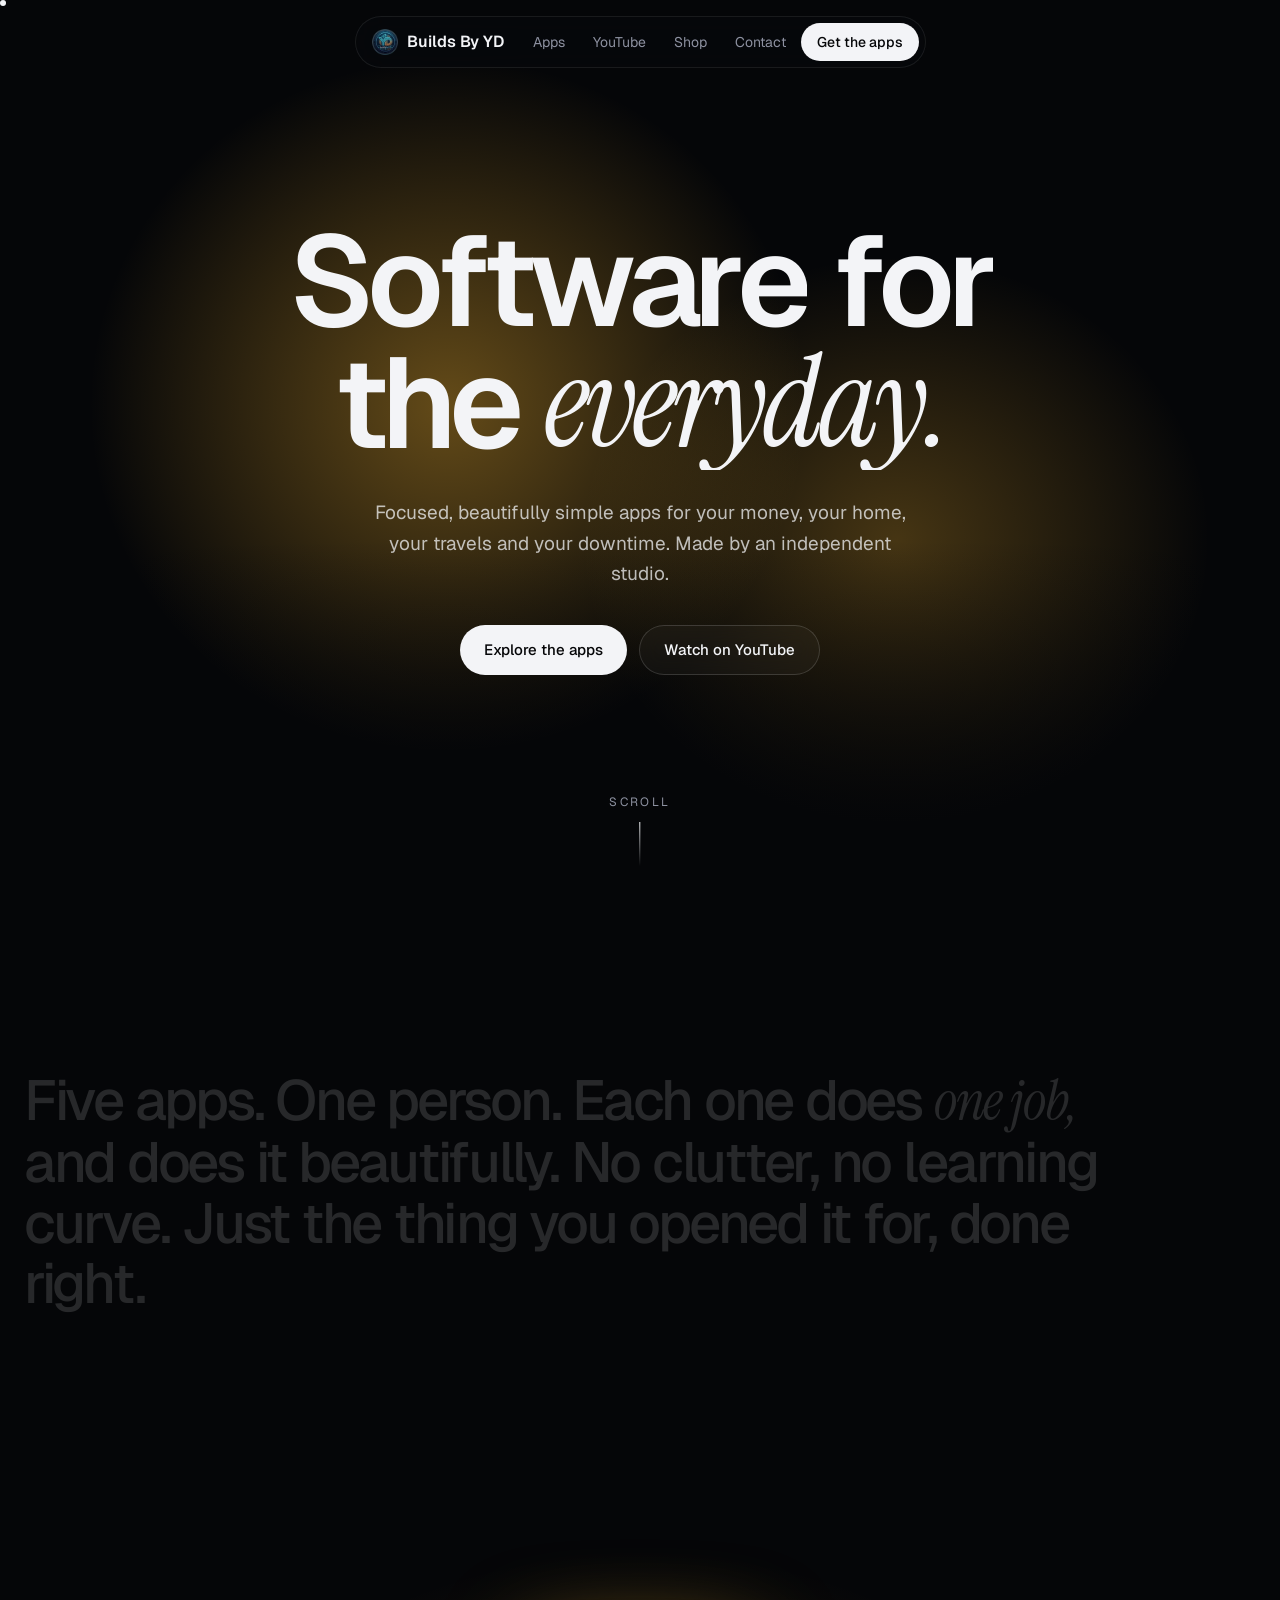
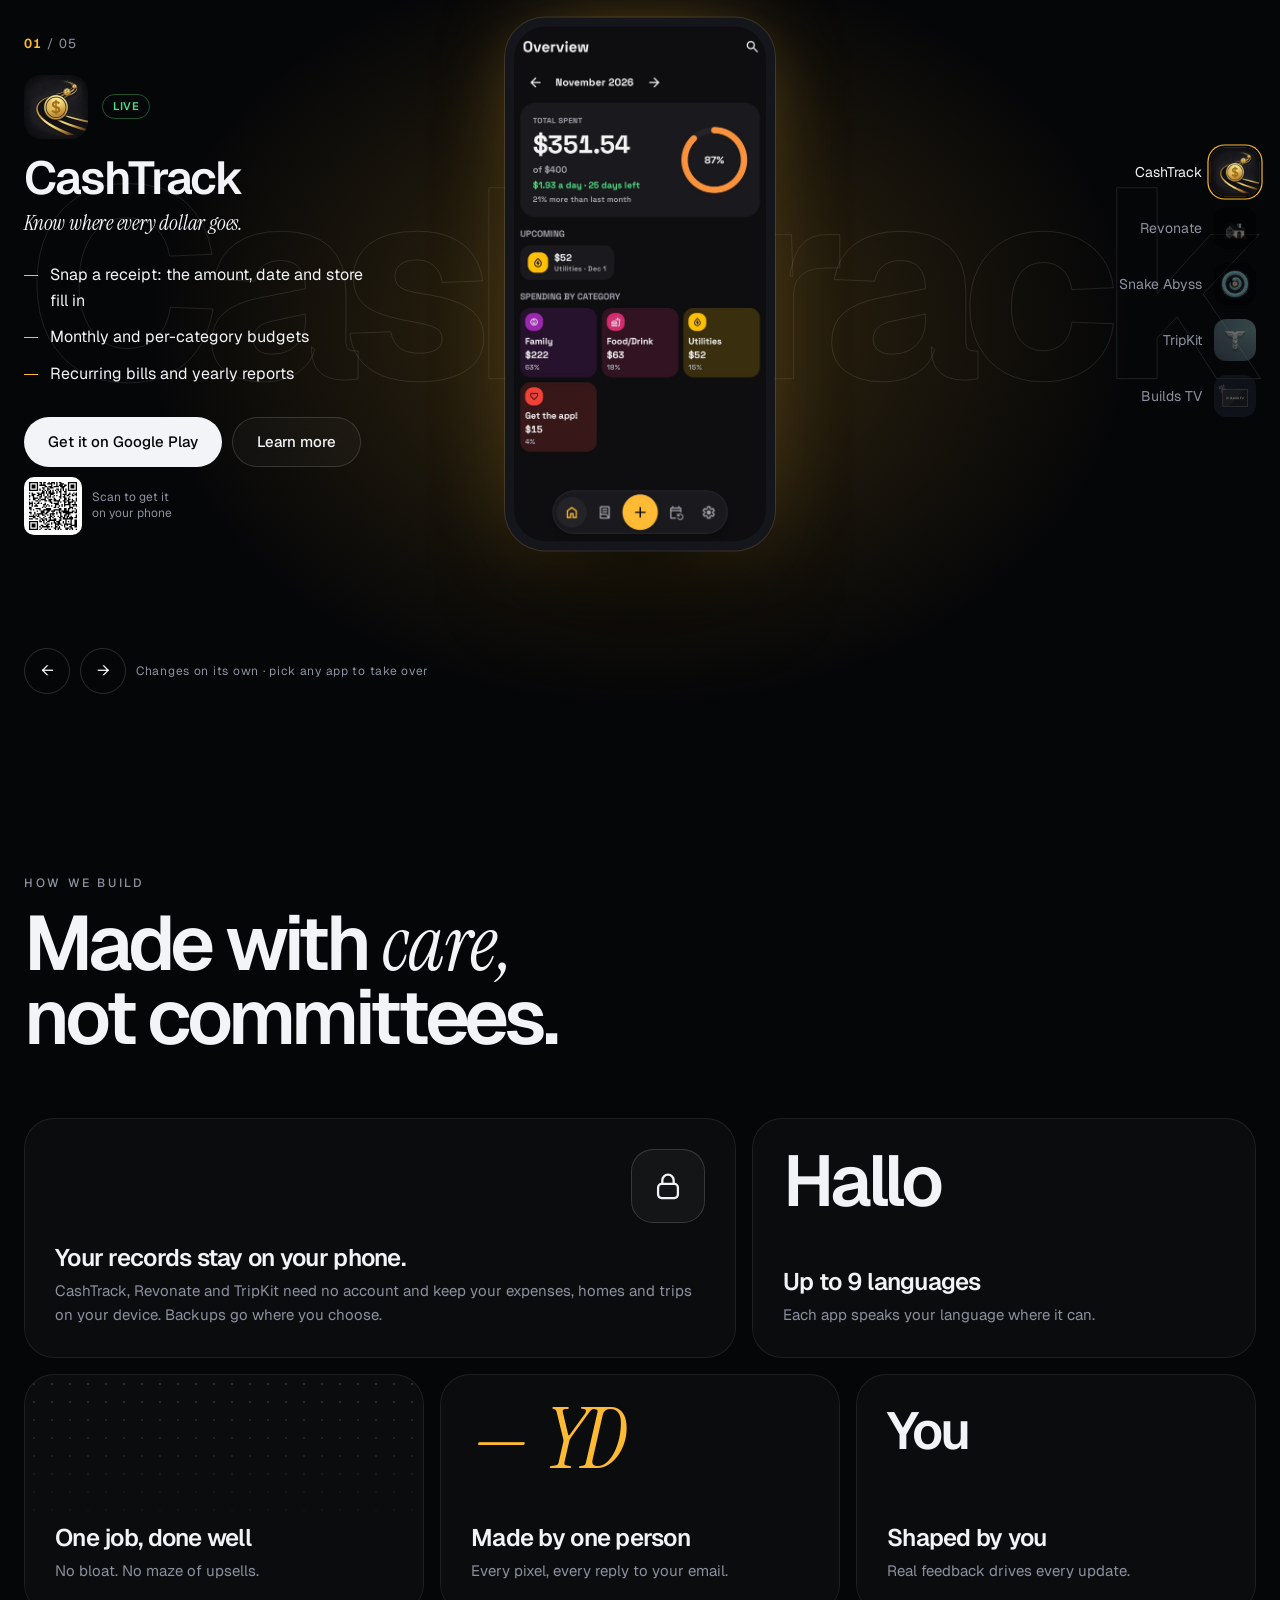
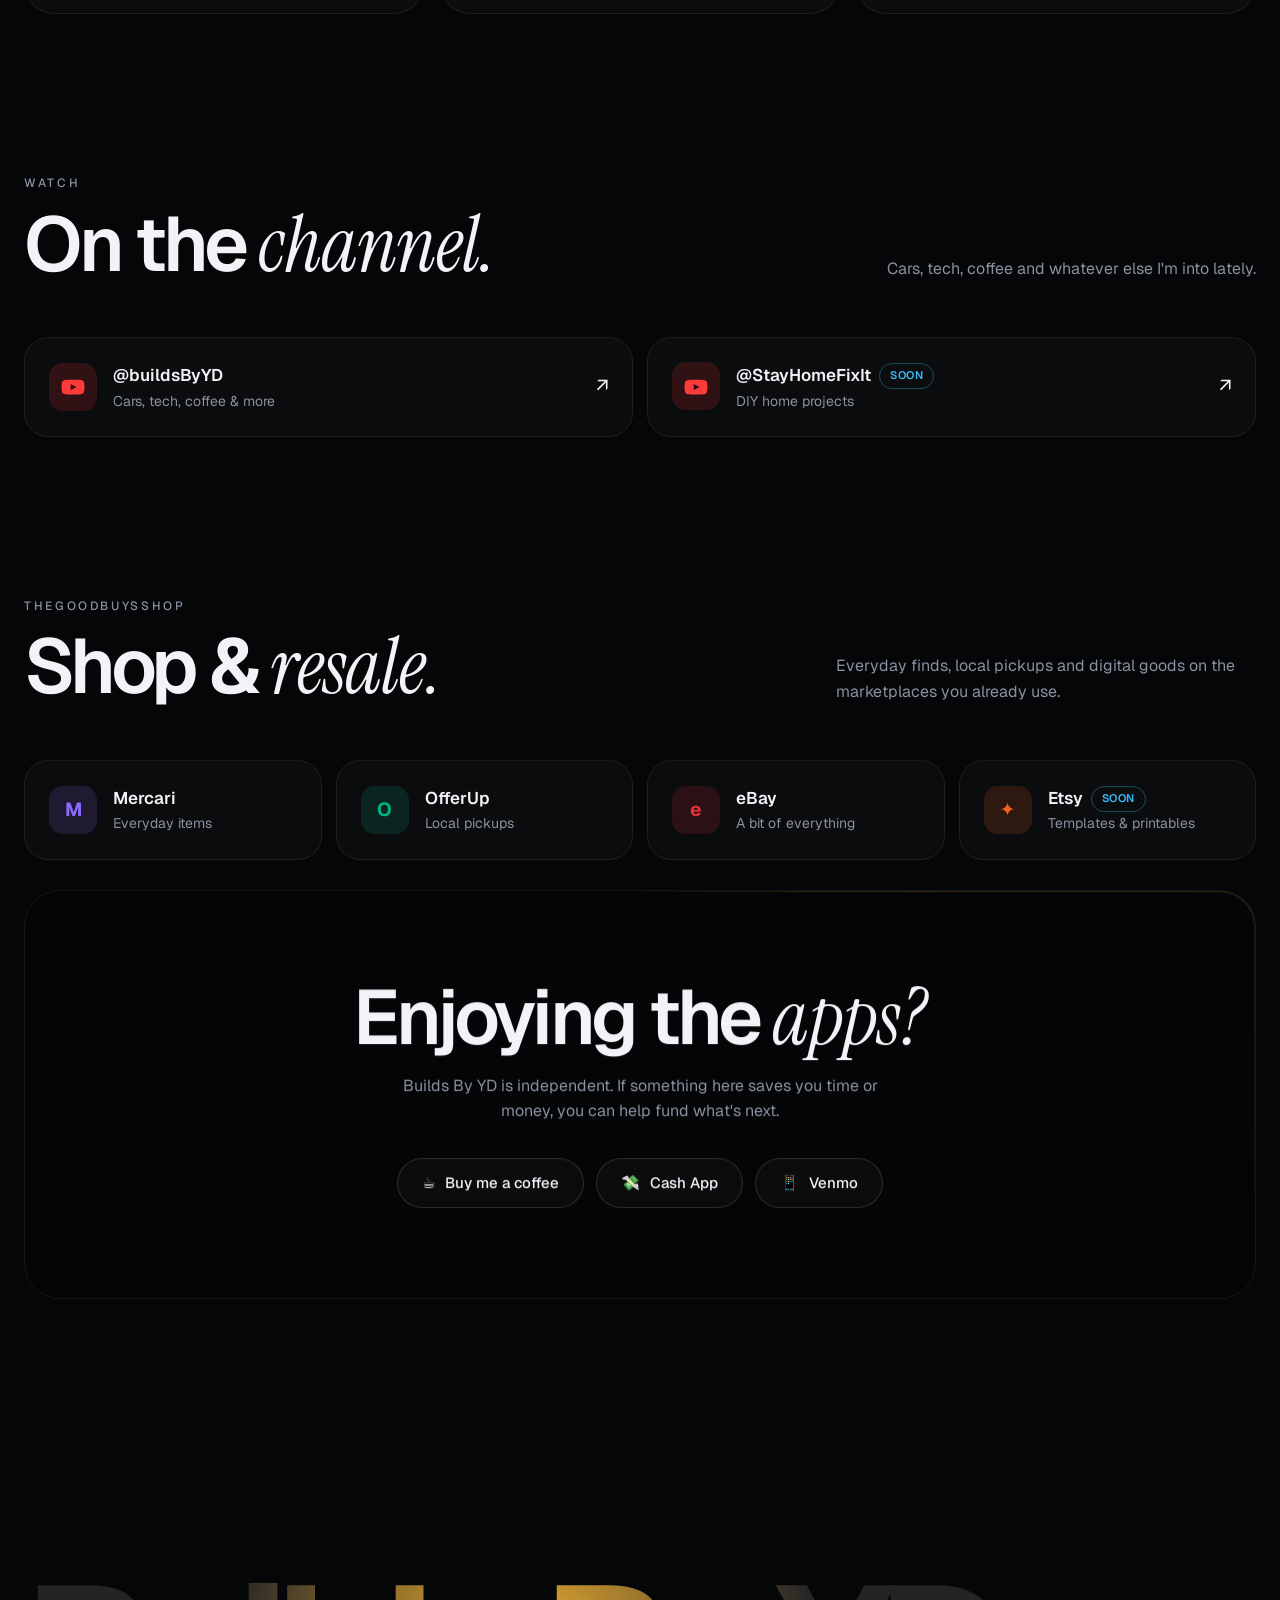
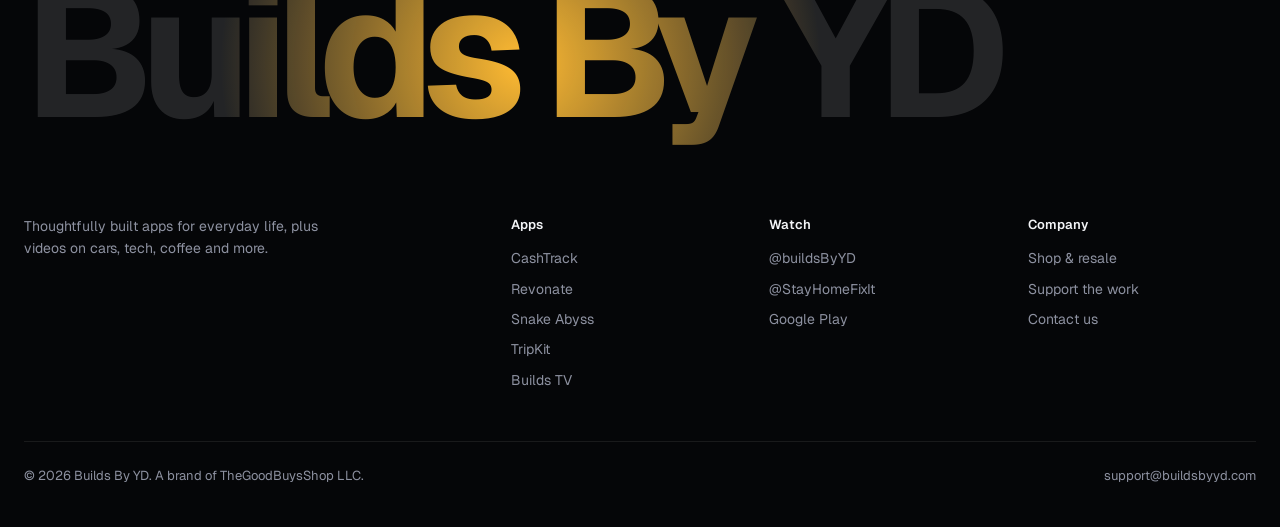
<file: index.html>
<!doctype html>
<html lang="en" class="no-js">
<head>
<meta charset="utf-8">
<meta name="viewport" content="width=device-width, initial-scale=1">
<title>Builds By YD | Apps for everyday life</title>
<meta name="description" content="Builds By YD makes focused, beautifully simple apps for your money, your home, your travels and your downtime: CashTrack, Revonate, Snake Abyss, TripKit and Builds TV.">
<link rel="canonical" href="https://buildsbyyd.com/">
<meta name="theme-color" content="#050608">
<meta property="og:type" content="website">
<meta property="og:site_name" content="Builds By YD">
<meta property="og:title" content="Builds By YD | Apps for everyday life">
<meta property="og:description" content="Focused, beautifully simple apps for your money, your home, your travels and your downtime.">
<meta property="og:url" content="https://buildsbyyd.com/">
<meta property="og:image" content="https://buildsbyyd.com/assets/img/og-card.jpg">
<meta name="twitter:card" content="summary_large_image">
<meta name="google-site-verification" content="wj04EVO8ND4NNkGh_drPdYH6cU08vMMSAAliqli1src">
<link rel="icon" type="image/png" href="favicon.png">
<link rel="apple-touch-icon" href="assets/img/apple-touch-icon.png">
<link rel="preconnect" href="https://fonts.googleapis.com">
<link rel="preconnect" href="https://fonts.gstatic.com" crossorigin>
<link href="https://fonts.googleapis.com/css2?family=Geist:wght@300;400;500;600;700&family=Instrument+Serif:ital@1&display=swap" rel="stylesheet">
<link rel="stylesheet" href="assets/byd.css?v=4">
<script type="application/ld+json">{"@context":"https://schema.org","@type":"Organization","name":"Builds By YD","url":"https://buildsbyyd.com","logo":"https://buildsbyyd.com/assets/img/icon-512.png","email":"support@buildsbyyd.com","parentOrganization":{"@type":"Organization","name":"TheGoodBuysShop LLC"},"sameAs":["https://www.youtube.com/@buildsByYD","https://www.youtube.com/@StayHomeFixIt","https://play.google.com/store/apps/dev?id=8392958924068740879"]}</script>
<script>document.documentElement.className='js';try{if(sessionStorage.getItem('byd-seen'))document.documentElement.classList.add('seen')}catch(e){}</script>
<script type="importmap">{"imports":{"three":"./assets/vendor/three.module.min.js"}}</script>
</head>
<body>
<a class="skip" href="#apps">Skip to the apps</a>
<div class="cur" aria-hidden="true"></div><div class="ring" aria-hidden="true"></div>
<div class="loader" id="loader" aria-hidden="true"><b id="count">0</b><span>Builds By YD</span></div>

<nav class="nav" aria-label="Main"><div class="in">
  <a class="brand" href="#top"><img src="assets/img/logo-128.webp" alt="" width="26" height="26">Builds By YD</a>
  <a class="l" href="#apps">Apps</a><a class="l" href="#youtube">YouTube</a><a class="l" href="#shop">Shop</a><a class="l" href="mailto:support@buildsbyyd.com">Contact</a>
  <a class="btn p" href="https://play.google.com/store/apps/dev?id=8392958924068740879" target="_blank" rel="noopener">Get the apps</a>
</div></nav>

<main>
<header class="hero" id="top">
  <canvas id="gl" aria-hidden="true"></canvas><div class="still" aria-hidden="true"></div>
  <div class="in">
    <h1 class="split" id="h1" aria-label="Software for the everyday."><span class="line">Software for</span><br><span class="line">the <span class="serif">everyday.</span></span></h1>
    <p class="rv">Focused, beautifully simple apps for your money, your home, your travels and your downtime. Made by an independent studio.</p>
    <div class="ctas rv">
      <a class="btn p mag" id="explore" href="#apps">Explore the apps</a>
      <a class="btn g mag" href="https://www.youtube.com/@buildsByYD" target="_blank" rel="noopener">Watch on YouTube</a>
    </div>
  </div>
  <div class="scrollhint" aria-hidden="true">Scroll<i></i></div>
</header>

<section class="mani" aria-label="About"><div class="wrap"><p id="mani">Five apps. One person. Each one does <em>one job,</em> and does it beautifully. No clutter, no learning curve. Just the thing you opened it for, done right.</p></div></section>

<section id="apps" aria-label="The apps">
  <div class="show-bg" aria-hidden="true"></div>
  <div class="names" id="names" aria-hidden="true"></div>
  <div class="wrap show-in">
    <div class="panels" aria-live="polite">
      <article class="panel on" id="app-cashtrack" role="tabpanel" aria-labelledby="tab-cashtrack" data-name="CashTrack" data-color="#ffbb33" data-shots="assets/img/app/cashtrack-1.jpg,assets/img/app/cashtrack-2.jpg,assets/img/app/cashtrack-3.jpg">
        <div class="idx"><b>01</b> / 05</div>
        <div class="row"><img src="assets/img/icon-cashtrack.webp" alt="" width="64" height="64"><span class="badge live">Live</span></div>
        <h3>CashTrack</h3>
        <div class="line serif">Know where every dollar goes.</div>
        <ul><li>Snap a receipt: the amount, date and store fill in</li><li>Monthly and per-category budgets</li><li>Recurring bills and yearly reports</li></ul>
        <div class="acts"><a class="btn p" data-cursor="Play" href="https://play.google.com/store/apps/details?id=com.gbs.cashtrack" target="_blank" rel="noopener">Get it on Google Play</a><a class="btn g" href="cashtrack/">Learn more</a><span class="qr" data-qr="https://play.google.com/store/apps/details?id=com.gbs.cashtrack"><span class="code" role="img" aria-label="QR code for CashTrack on Google Play"></span>Scan to get it<br>on your phone</span></div>
      </article>
      <article class="panel" id="app-revonate" role="tabpanel" aria-labelledby="tab-revonate" data-name="Revonate" data-color="#5b9dff" data-shots="assets/img/app/revonate-1.jpg,assets/img/app/revonate-2.jpg,assets/img/app/revonate-3.jpg">
        <div class="idx"><b>02</b> / 05</div>
        <div class="row"><img src="assets/img/icon-revonate.webp" alt="" width="64" height="64"><span class="badge live">Live</span></div>
        <h3>Revonate</h3>
        <div class="line serif">Your home and car, finally organized.</div>
        <ul><li>Costs, photos and receipts for every room and vehicle</li><li>Reminders you can snooze from the notification</li><li>Reports, documents and home-screen widgets</li></ul>
        <div class="acts"><a class="btn p" data-cursor="Play" href="https://play.google.com/store/apps/details?id=com.gbs.revonate" target="_blank" rel="noopener">Get it on Google Play</a><a class="btn g" href="revonate/">Learn more</a><span class="qr" data-qr="https://play.google.com/store/apps/details?id=com.gbs.revonate"><span class="code" role="img" aria-label="QR code for Revonate on Google Play"></span>Scan to get it<br>on your phone</span></div>
      </article>
      <article class="panel" id="app-snake-abyss" role="tabpanel" aria-labelledby="tab-snake-abyss" data-name="Snake Abyss" data-color="#22d3ee" data-shots="assets/img/app/snake-abyss-1.jpg,assets/img/app/snake-abyss-2.jpg,assets/img/app/snake-abyss-3.jpg">
        <div class="idx"><b>03</b> / 05</div>
        <div class="row"><img src="assets/img/icon-snake-abyss.webp" alt="" width="64" height="64"><span class="badge live">Live</span><span class="badge">Ads &middot; In-app purchases</span></div>
        <h3>Snake Abyss</h3>
        <div class="line serif">Classic snake, reimagined for the deep.</div>
        <ul><li>Classic, Time Attack and Zen modes</li><li>A new Daily Depth challenge every 24 hours</li><li>Quests, upgrades and a wardrobe of skins and auras</li></ul>
        <div class="acts"><a class="btn p" data-cursor="Play" href="https://play.google.com/store/apps/details?id=com.gbs.snakeabyss" target="_blank" rel="noopener">Get it on Google Play</a><a class="btn g" href="snake-abyss/">Learn more</a><span class="qr" data-qr="https://play.google.com/store/apps/details?id=com.gbs.snakeabyss"><span class="code" role="img" aria-label="QR code for Snake Abyss on Google Play"></span>Scan to get it<br>on your phone</span></div>
      </article>
      <article class="panel" id="app-tripkit" role="tabpanel" aria-labelledby="tab-tripkit" data-name="TripKit" data-color="#38bdf8" data-shots="assets/img/app/tripkit-1.jpg,assets/img/app/tripkit-4.jpg,assets/img/app/tripkit-3.jpg">
        <div class="idx"><b>04</b> / 05</div>
        <div class="row"><img src="assets/img/icon-tripkit.webp" alt="" width="64" height="64"><span class="badge live">Live</span></div>
        <h3>TripKit</h3>
        <div class="line serif">Your offline travel kit.</div>
        <ul><li>Trip countdown, packing lists and bag weight limits</li><li>Converters and a price cheat sheet that work offline</li><li>An encrypted vault for flights, addresses and documents</li></ul>
        <div class="acts"><a class="btn p" data-cursor="Play" href="https://play.google.com/store/apps/details?id=com.gbs.tripkit" target="_blank" rel="noopener">Get it on Google Play</a><a class="btn g" href="tripkit/">Learn more</a><span class="qr" data-qr="https://play.google.com/store/apps/details?id=com.gbs.tripkit"><span class="code" role="img" aria-label="QR code for TripKit on Google Play"></span>Scan to get it<br>on your phone</span></div>
      </article>
      <article class="panel" id="app-builds-tv" role="tabpanel" aria-labelledby="tab-builds-tv" data-name="Builds TV" data-color="#a5a6ff" data-tv data-shots="assets/img/app/builds-tv-1.jpg">
        <div class="idx"><b>05</b> / 05</div>
        <div class="row"><img src="assets/img/icon-builds-tv.webp" alt="" width="64" height="64"><span class="badge beta">Beta</span></div>
        <h3>Builds TV</h3>
        <div class="line serif">A modern IPTV player for the big screen.</div>
        <ul><li>Bring your own M3U playlists</li><li>Favorite or hide channels in one press</li><li>Built around your Samsung TV remote</li></ul>
        <div class="acts"><a class="btn p" data-cursor="Email" href="mailto:support@buildsbyyd.com?subject=Builds%20TV%20launch&amp;body=Let%20me%20know%20when%20Builds%20TV%20is%20available.">Notify me at launch</a><a class="btn g" href="builds-tv/">See what's coming</a></div>
      </article>
    </div>
    <div class="stage" id="stage" aria-hidden="true"><canvas id="three"></canvas><div class="flat"><img src="assets/img/app/cashtrack-1.jpg" alt=""></div></div>
    <div class="rail" id="rail" role="tablist" aria-label="Pick an app">
      <button role="tab" id="tab-cashtrack" aria-controls="app-cashtrack" aria-selected="true">CashTrack<img src="assets/img/icon-cashtrack.webp" alt=""><span class="bar"></span></button>
      <button role="tab" id="tab-revonate" aria-controls="app-revonate" aria-selected="false" tabindex="-1">Revonate<img src="assets/img/icon-revonate.webp" alt=""><span class="bar"></span></button>
      <button role="tab" id="tab-snake-abyss" aria-controls="app-snake-abyss" aria-selected="false" tabindex="-1">Snake Abyss<img src="assets/img/icon-snake-abyss.webp" alt=""><span class="bar"></span></button>
      <button role="tab" id="tab-tripkit" aria-controls="app-tripkit" aria-selected="false" tabindex="-1">TripKit<img src="assets/img/icon-tripkit.webp" alt=""><span class="bar"></span></button>
      <button role="tab" id="tab-builds-tv" aria-controls="app-builds-tv" aria-selected="false" tabindex="-1">Builds TV<img src="assets/img/icon-builds-tv.webp" alt=""><span class="bar"></span></button>
    </div>
  </div>
  <div class="controls"><div class="wrap"><button id="prev" aria-label="Previous app">←</button><button id="next" aria-label="Next app">→</button><span class="hint" id="hint">Changes on its own · pick any app to take over</span></div></div>
</section>

<section class="sec" aria-labelledby="how">
  <div class="wrap">
    <div class="kick rv">How we build</div>
    <h2 class="h2 rv" id="how" style="margin-top:14px">Made with <span class="serif">care,</span><br>not committees.</h2>
    <div class="bento">
      <div class="cell c7 rv"><div class="lock" aria-hidden="true"><svg viewBox="0 0 24 24" fill="none" stroke-width="1.6" stroke-linejoin="round"><rect x="5" y="10.5" width="14" height="10" rx="2.5"/><path d="M8 10.5V8a4 4 0 0 1 8 0v2.5"/></svg></div><h3>Your records stay on your phone.</h3><p>CashTrack, Revonate and TripKit need no account and keep your expenses, homes and trips on your device. Backups go where you choose.</p></div>
      <div class="cell c5 rv"><div class="hello" id="hello" aria-hidden="true" data-words="Hello,Hallo,Hola,Bonjour,Ciao,こんにちは,안녕하세요,Olá,你好">Hello</div><h3>Up to 9 languages</h3><p>Each app speaks your language where it can.</p></div>
      <div class="cell c4 rv"><div class="dots" aria-hidden="true"></div><h3>One job, done well</h3><p>No bloat. No maze of upsells.</p></div>
      <div class="cell c4 rv"><div class="sig" aria-hidden="true">— YD</div><h3>Made by one person</h3><p>Every pixel, every reply to your email.</p></div>
      <div class="cell c4 rv"><div aria-hidden="true" style="font-size:52px;font-weight:600;letter-spacing:-.05em;margin-bottom:auto;line-height:1">You</div><h3>Shaped by you</h3><p>Real feedback drives every update.</p></div>
    </div>
  </div>
</section>

<section class="sec" id="youtube" aria-labelledby="watch" style="padding-top:20px">
  <div class="wrap">
    <div class="head"><div><div class="kick rv">Watch</div><h2 class="h2 rv" id="watch" style="margin-top:14px">On the <span class="serif">channel.</span></h2></div><p class="lead rv">Cars, tech, coffee and whatever else I'm into lately.</p></div>
    <div class="tiles t2">
      <a class="tile rv" data-cursor="Watch" style="--c:#ff3b3b" href="https://www.youtube.com/@buildsByYD" target="_blank" rel="noopener"><span class="ic" aria-hidden="true"><svg viewBox="0 0 24 24" fill="currentColor"><path d="M23 7.2a3 3 0 0 0-2.1-2.1C19 4.6 12 4.6 12 4.6s-7 0-8.9.5A3 3 0 0 0 1 7.2 31 31 0 0 0 .5 12a31 31 0 0 0 .5 4.8 3 3 0 0 0 2.1 2.1c1.9.5 8.9.5 8.9.5s7 0 8.9-.5a3 3 0 0 0 2.1-2.1 31 31 0 0 0 .5-4.8 31 31 0 0 0-.5-4.8zM9.7 15.1V8.9l5.8 3.1-5.8 3.1z"/></svg></span><span><b>@buildsByYD</b><span class="s">Cars, tech, coffee &amp; more</span></span><span class="arr" aria-hidden="true">↗</span></a>
      <a class="tile rv" data-cursor="Watch" style="--c:#ff3b3b" href="https://www.youtube.com/@StayHomeFixIt" target="_blank" rel="noopener"><span class="ic" aria-hidden="true"><svg viewBox="0 0 24 24" fill="currentColor"><path d="M23 7.2a3 3 0 0 0-2.1-2.1C19 4.6 12 4.6 12 4.6s-7 0-8.9.5A3 3 0 0 0 1 7.2 31 31 0 0 0 .5 12a31 31 0 0 0 .5 4.8 3 3 0 0 0 2.1 2.1c1.9.5 8.9.5 8.9.5s7 0 8.9-.5a3 3 0 0 0 2.1-2.1 31 31 0 0 0 .5-4.8 31 31 0 0 0-.5-4.8zM9.7 15.1V8.9l5.8 3.1-5.8 3.1z"/></svg></span><span><b>@StayHomeFixIt <span class="badge soon">Soon</span></b><span class="s">DIY home projects</span></span><span class="arr" aria-hidden="true">↗</span></a>
    </div>
  </div>
</section>

<section class="sec" id="shop" aria-labelledby="shop-h" style="padding-top:20px">
  <div class="wrap">
    <div class="head"><div><div class="kick rv">TheGoodBuysShop</div><h2 class="h2 rv" id="shop-h" style="margin-top:14px">Shop &amp; <span class="serif">resale.</span></h2></div><p class="lead rv">Everyday finds, local pickups and digital goods on the marketplaces you already use.</p></div>
    <div class="tiles t4">
      <a class="tile rv" data-cursor="Shop" style="--c:#8b6cff" href="https://www.mercari.com/u/thegoodbuysshop/?tracking_ref_id=m96755787960" target="_blank" rel="noopener"><span class="ic" aria-hidden="true">M</span><span><b>Mercari</b><span class="s">Everyday items</span></span></a>
      <a class="tile rv" data-cursor="Shop" style="--c:#00b386" href="https://offerup.com/p/5166345" target="_blank" rel="noopener"><span class="ic" aria-hidden="true">O</span><span><b>OfferUp</b><span class="s">Local pickups</span></span></a>
      <a class="tile rv" data-cursor="Shop" style="--c:#e53238" href="https://www.ebay.com/usr/thegoodbuysshop" target="_blank" rel="noopener"><span class="ic" aria-hidden="true">e</span><span><b>eBay</b><span class="s">A bit of everything</span></span></a>
      <a class="tile rv" data-cursor="Shop" style="--c:#f1641e" href="https://www.etsy.com/shop/thegoodbuysshop" target="_blank" rel="noopener"><span class="ic" aria-hidden="true">✦</span><span><b>Etsy <span class="badge soon">Soon</span></b><span class="s">Templates &amp; printables</span></span></a>
    </div>
    <div class="support rv" id="support">
      <h2 class="h2">Enjoying the <span class="serif">apps?</span></h2>
      <p style="color:var(--muted);max-width:520px;margin:18px auto 0">Builds By YD is independent. If something here saves you time or money, you can help fund what's next.</p>
      <div class="row">
        <a class="btn g mag" href="https://buymeacoffee.com/thegoodbuysshop" target="_blank" rel="noopener"><span aria-hidden="true">☕</span> Buy me a coffee</a>
        <a class="btn g mag" href="https://cash.app/$TheGoodbuysShop" target="_blank" rel="noopener"><span aria-hidden="true">💸</span> Cash App</a>
        <a class="btn g mag" href="https://www.venmo.com/u/TheGoodBuysShop" target="_blank" rel="noopener"><span aria-hidden="true">📱</span> Venmo</a>
      </div>
    </div>
  </div>
</section>
</main>

<footer>
  <div class="wrap">
    <div class="word" aria-hidden="true">Builds By YD</div>
    <div class="fcols">
      <div><p style="max-width:300px">Thoughtfully built apps for everyday life, plus videos on cars, tech, coffee and more.</p></div>
      <div><h4>Apps</h4><ul><li><a href="cashtrack/">CashTrack</a></li><li><a href="revonate/">Revonate</a></li><li><a href="snake-abyss/">Snake Abyss</a></li><li><a href="tripkit/">TripKit</a></li><li><a href="builds-tv/">Builds TV</a></li></ul></div>
      <div><h4>Watch</h4><ul><li><a href="https://www.youtube.com/@buildsByYD" target="_blank" rel="noopener">@buildsByYD</a></li><li><a href="https://www.youtube.com/@StayHomeFixIt" target="_blank" rel="noopener">@StayHomeFixIt</a></li><li><a href="https://play.google.com/store/apps/dev?id=8392958924068740879" target="_blank" rel="noopener">Google Play</a></li></ul></div>
      <div><h4>Company</h4><ul><li><a href="#shop">Shop &amp; resale</a></li><li><a href="#support">Support the work</a></li><li><a href="mailto:support@buildsbyyd.com">Contact us</a></li></ul></div>
    </div>
    <div class="base"><span>&copy; <span data-year>2026</span> Builds By YD. A brand of TheGoodBuysShop LLC.</span><a href="mailto:support@buildsbyyd.com">support@buildsbyyd.com</a></div>
  </div>
</footer>

<script src="assets/vendor/gsap.min.js" defer></script>
<script src="assets/vendor/ScrollTrigger.min.js" defer></script>
<script src="assets/vendor/lenis.min.js" defer></script>
<script src="assets/vendor/qrcode.min.js" defer></script>
<script src="assets/byd.js?v=4" defer></script>
<script src="assets/home.js?v=4" defer></script>
</body>
</html>
</file>
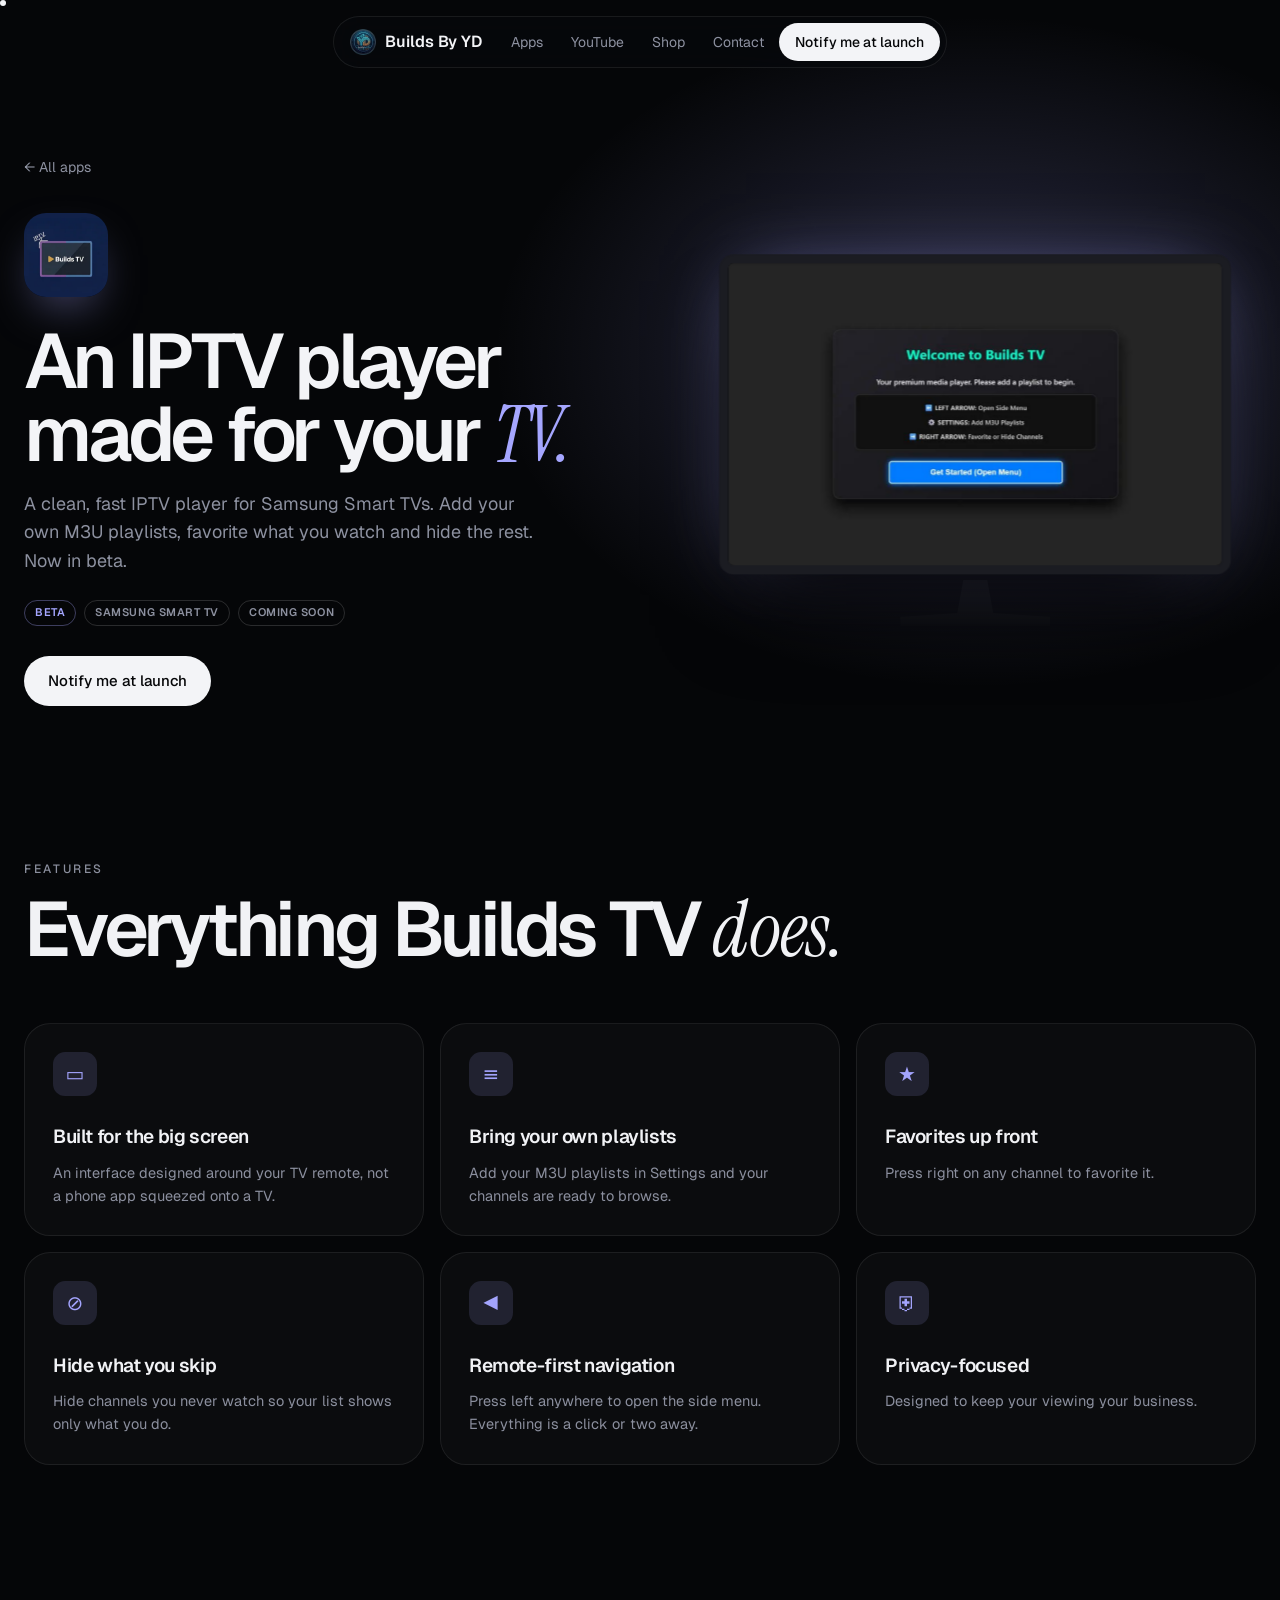
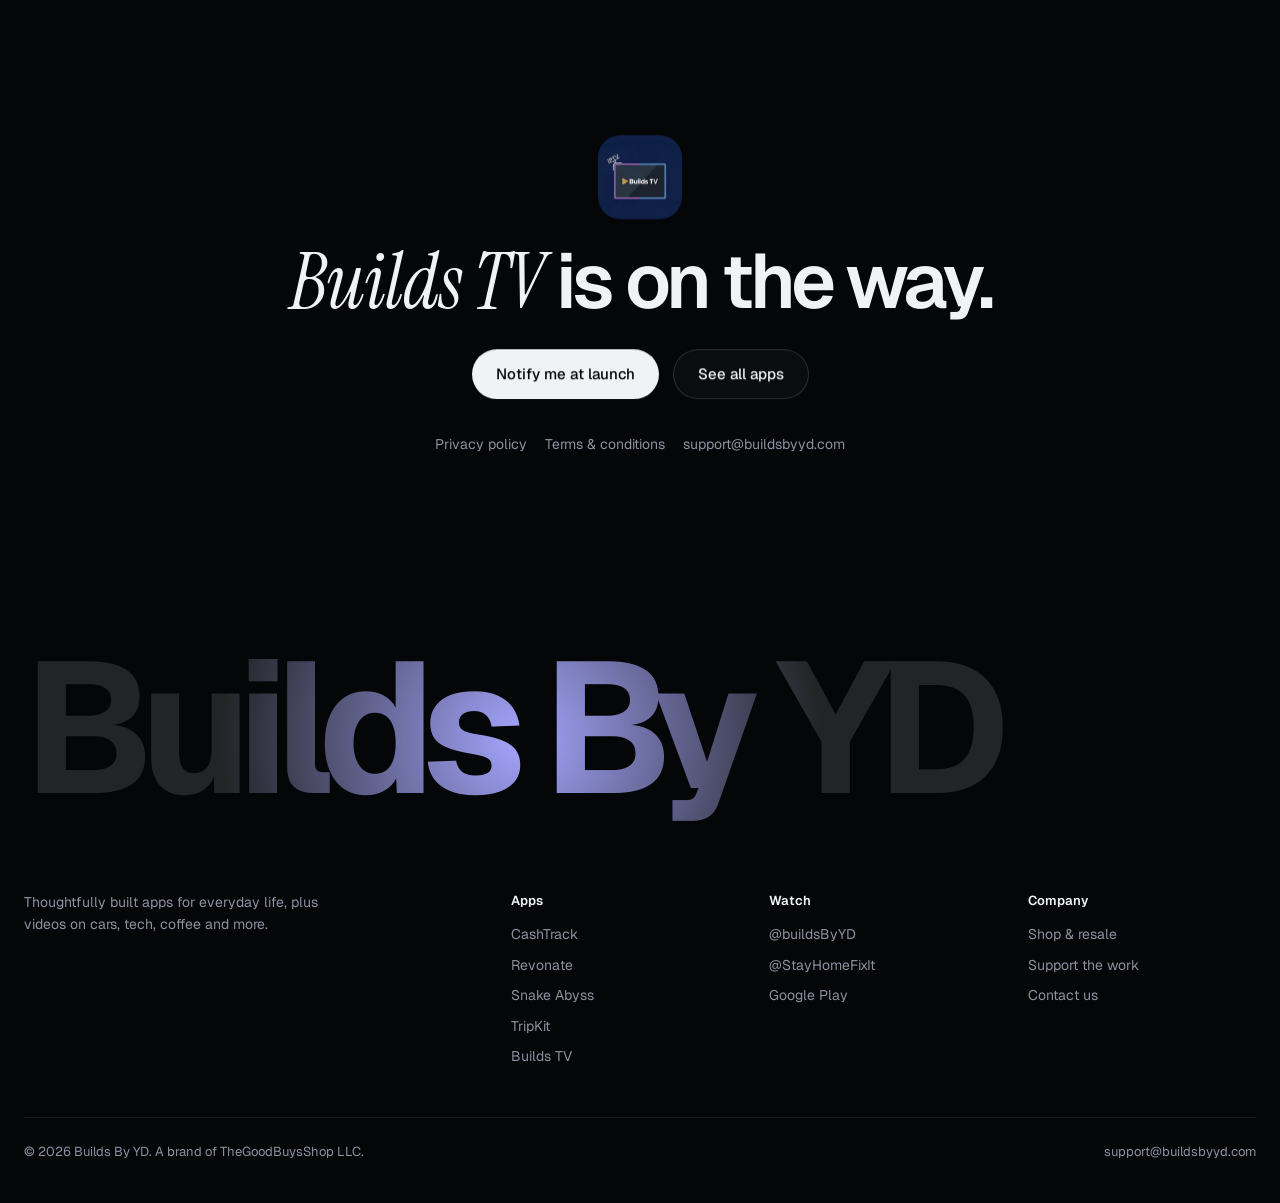
<file: builds-tv/index.html>
<!doctype html>
<html lang="en" class="no-js">
<head>
<meta charset="utf-8">
<meta name="viewport" content="width=device-width, initial-scale=1">
<title>Builds TV: IPTV Player for Samsung TV | Builds By YD</title>
<meta name="description" content="A clean, fast IPTV player for Samsung Smart TVs. Add your M3U playlists, favorite what you love and hide the rest. Now in beta.">
<link rel="canonical" href="https://buildsbyyd.com/builds-tv/">
<meta name="theme-color" content="#050608">
<meta property="og:type" content="website">
<meta property="og:site_name" content="Builds By YD">
<meta property="og:title" content="Builds TV: IPTV Player for Samsung TV">
<meta property="og:description" content="A clean, fast IPTV player for Samsung Smart TVs. Add your M3U playlists, favorite what you love and hide the rest. Now in beta.">
<meta property="og:url" content="https://buildsbyyd.com/builds-tv/">
<meta property="og:image" content="https://buildsbyyd.com/assets/img/og-builds-tv.jpg">
<meta name="twitter:card" content="summary_large_image">
<link rel="icon" type="image/png" href="../favicon.png">
<link rel="apple-touch-icon" href="../assets/img/apple-touch-icon.png">
<link rel="preconnect" href="https://fonts.googleapis.com">
<link rel="preconnect" href="https://fonts.gstatic.com" crossorigin>
<link href="https://fonts.googleapis.com/css2?family=Geist:wght@300;400;500;600;700&family=Instrument+Serif:ital@1&display=swap" rel="stylesheet">
<link rel="stylesheet" href="../assets/byd.css?v=4">
<script>document.documentElement.className='js'</script>
<script type="application/ld+json">{"@context":"https://schema.org","@type":"SoftwareApplication","name":"Builds TV","operatingSystem":"Tizen (Samsung Smart TV)","applicationCategory":"UtilitiesApplication","description":"A clean, fast, privacy-focused IPTV player for Samsung Smart TVs. Add your M3U playlists, favorite what you love and hide the rest.","url":"https://buildsbyyd.com/builds-tv/","publisher":{"@type":"Organization","name":"Builds By YD","email":"support@buildsbyyd.com"}}</script>
</head>
<body style="--accent:#a5a6ff">
<a class="skip" href="#main">Skip to content</a>
<div class="cur" aria-hidden="true"></div><div class="ring" aria-hidden="true"></div>

<nav class="nav" aria-label="Main"><div class="in">
  <a class="brand" href="../"><img src="../assets/img/logo-128.webp" alt="" width="26" height="26">Builds By YD</a>
  <a class="l" href="../#apps">Apps</a><a class="l" href="../#youtube">YouTube</a><a class="l" href="../#shop">Shop</a><a class="l" href="mailto:support@buildsbyyd.com">Contact</a>
  <a class="btn p" href="mailto:support@buildsbyyd.com?subject=Builds%20TV%20launch&body=Let%20me%20know%20when%20Builds%20TV%20is%20available.">Notify me at launch</a>
</div></nav>

<main id="main">
<section class="app-hero">
  <div class="wrap">
    <div>
      <a class="crumbs" href="../#apps">← All apps</a>
      <img class="icon" src="../assets/img/icon-builds-tv.webp" alt="Builds TV app icon" width="84" height="84">
      <h1>An IPTV player made for your <span class="serif">TV.</span></h1>
      <p class="lead">A clean, fast IPTV player for Samsung Smart TVs. Add your own M3U playlists, favorite what you watch and hide the rest. Now in beta.</p>
      <div class="meta"><span class="badge beta">Beta</span><span class="badge">Samsung Smart TV</span><span class="badge">Coming soon</span></div>
      <div class="get"><a class="btn p" href="mailto:support@buildsbyyd.com?subject=Builds%20TV%20launch&body=Let%20me%20know%20when%20Builds%20TV%20is%20available.">Notify me at launch</a></div>
    </div>
    <div class="duo" aria-hidden="true"><div class="rig">
      <div class="scr tvs"><img src="../assets/img/app/builds-tv-1.jpg" alt=""></div><div class="tvstand"></div>
    </div></div>
  </div>
</section>

<section class="sec" style="padding-top:60px" aria-labelledby="feat">
  <div class="wrap">
    <div class="kick rv">Features</div>
    <h2 class="h2 rv" id="feat" style="margin-top:14px">Everything Builds TV <span class="serif">does.</span></h2>
    <div class="fgrid">
      <div class="fbox rv"><div class="ic" aria-hidden="true">▭</div><h3>Built for the big screen</h3><p>An interface designed around your TV remote, not a phone app squeezed onto a TV.</p></div>
      <div class="fbox rv"><div class="ic" aria-hidden="true">≡</div><h3>Bring your own playlists</h3><p>Add your M3U playlists in Settings and your channels are ready to browse.</p></div>
      <div class="fbox rv"><div class="ic" aria-hidden="true">★</div><h3>Favorites up front</h3><p>Press right on any channel to favorite it.</p></div>
      <div class="fbox rv"><div class="ic" aria-hidden="true">⊘</div><h3>Hide what you skip</h3><p>Hide channels you never watch so your list shows only what you do.</p></div>
      <div class="fbox rv"><div class="ic" aria-hidden="true">◀</div><h3>Remote-first navigation</h3><p>Press left anywhere to open the side menu. Everything is a click or two away.</p></div>
      <div class="fbox rv"><div class="ic" aria-hidden="true">⛨</div><h3>Privacy-focused</h3><p>Designed to keep your viewing your business.</p></div>
    </div>
  </div>
</section>

<section class="cta-band">
  <div class="wrap">
    <img class="icon rv" src="../assets/img/icon-builds-tv.webp" alt="" width="84" height="84">
    <h2 class="h2 rv"><span class="serif">Builds TV</span> is on the way.</h2>
    <div class="get rv">
      <a class="btn p" href="mailto:support@buildsbyyd.com?subject=Builds%20TV%20launch&body=Let%20me%20know%20when%20Builds%20TV%20is%20available.">Notify me at launch</a>
      <a class="btn g" href="../#apps">See all apps</a>
    </div>
    <div class="legal"><a href="https://buildsbyyd.com/builds-by-yd-legal/BuildsTV-IPTV-Player/privacy.html">Privacy policy</a><a href="https://buildsbyyd.com/builds-by-yd-legal/BuildsTV-IPTV-Player/terms.html">Terms &amp; conditions</a><a href="mailto:support@buildsbyyd.com?subject=Builds%20TV">support@buildsbyyd.com</a></div>
  </div>
</section>
</main>

<footer>
  <div class="wrap">
    <div class="word" aria-hidden="true">Builds By YD</div>
    <div class="fcols">
      <div><p style="max-width:300px">Thoughtfully built apps for everyday life, plus videos on cars, tech, coffee and more.</p></div>
      <div><h4>Apps</h4><ul><li><a href="../cashtrack/">CashTrack</a></li><li><a href="../revonate/">Revonate</a></li><li><a href="../snake-abyss/">Snake Abyss</a></li><li><a href="../tripkit/">TripKit</a></li><li><a href="../builds-tv/" aria-current="page">Builds TV</a></li></ul></div>
      <div><h4>Watch</h4><ul><li><a href="https://www.youtube.com/@buildsByYD" target="_blank" rel="noopener">@buildsByYD</a></li><li><a href="https://www.youtube.com/@StayHomeFixIt" target="_blank" rel="noopener">@StayHomeFixIt</a></li><li><a href="https://play.google.com/store/apps/dev?id=8392958924068740879" target="_blank" rel="noopener">Google Play</a></li></ul></div>
      <div><h4>Company</h4><ul><li><a href="../#shop">Shop &amp; resale</a></li><li><a href="../#support">Support the work</a></li><li><a href="mailto:support@buildsbyyd.com">Contact us</a></li></ul></div>
    </div>
    <div class="base"><span>&copy; <span data-year>2026</span> Builds By YD. A brand of TheGoodBuysShop LLC.</span><a href="mailto:support@buildsbyyd.com">support@buildsbyyd.com</a></div>
  </div>
</footer>
<script src="../assets/vendor/gsap.min.js" defer></script>
<script src="../assets/vendor/ScrollTrigger.min.js" defer></script>
<script src="../assets/vendor/lenis.min.js" defer></script>
<script src="../assets/byd.js?v=4" defer></script>
</body>
</html>
</file>
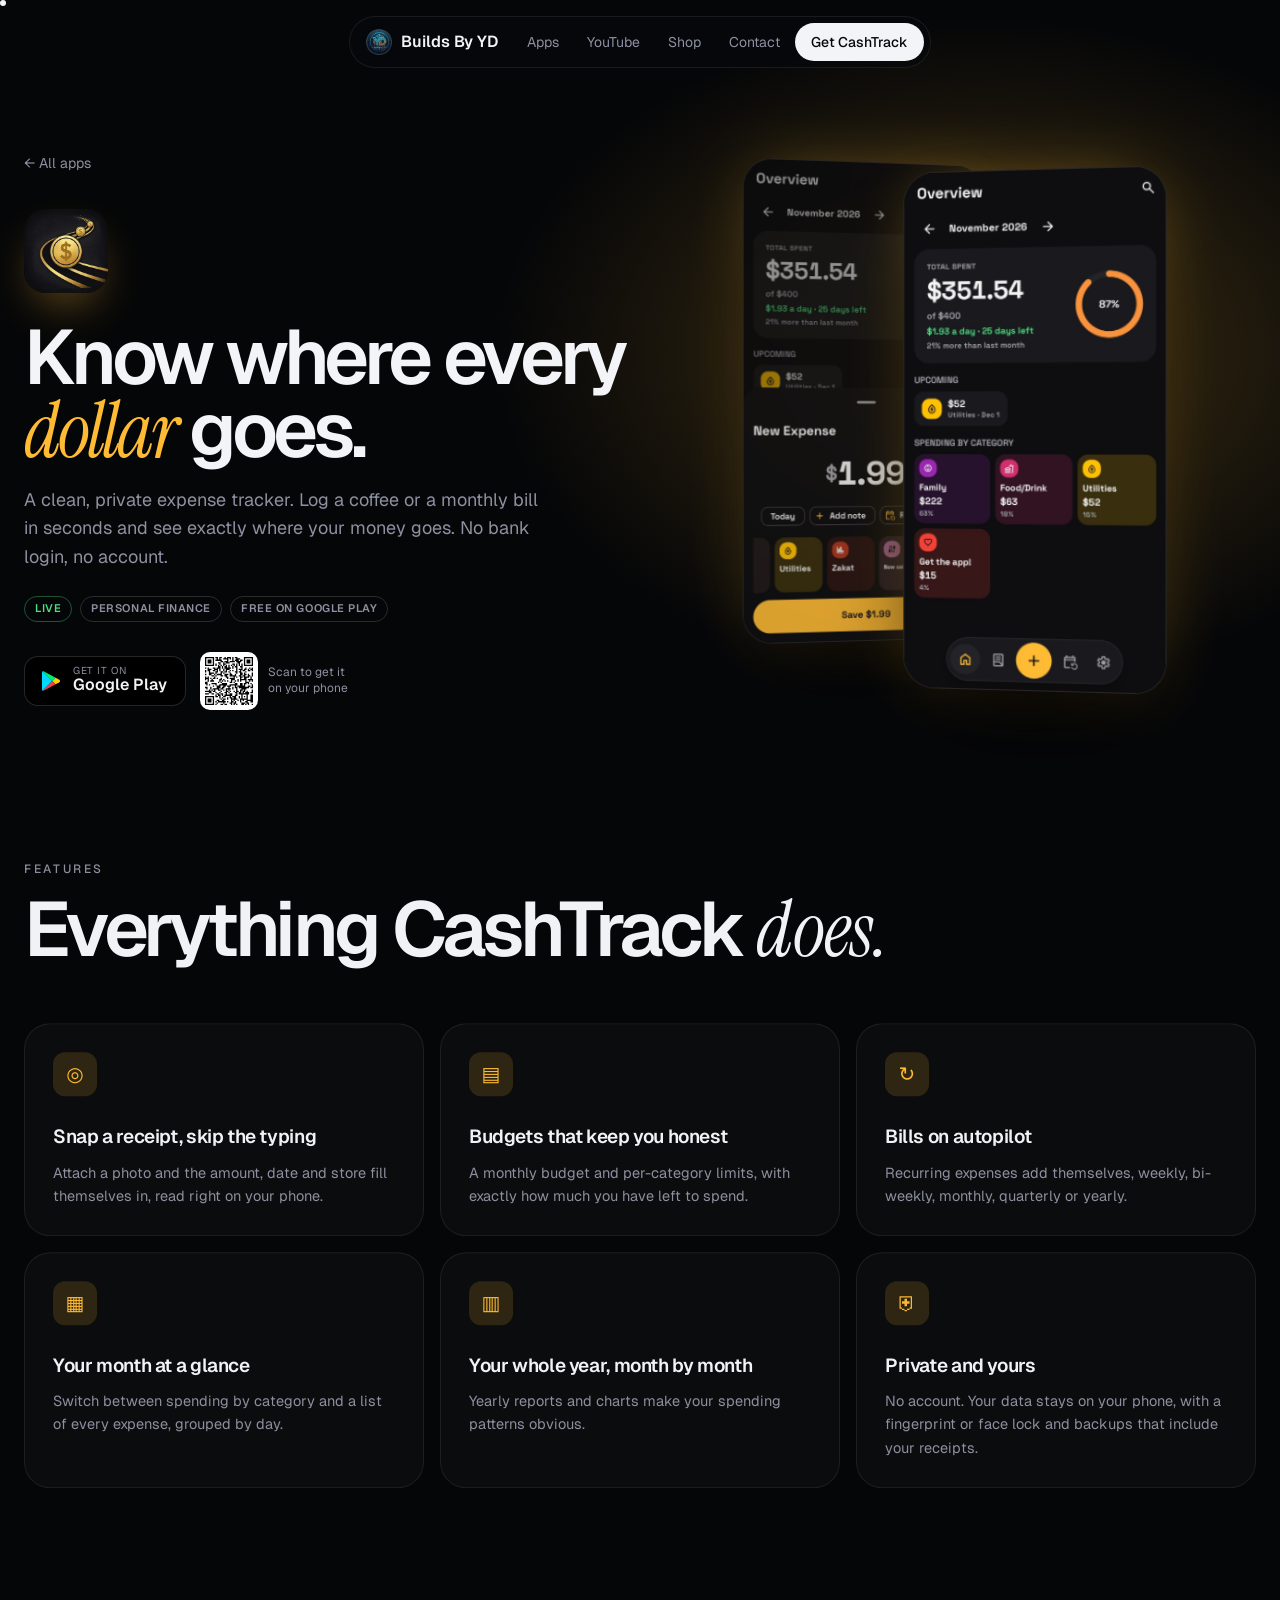
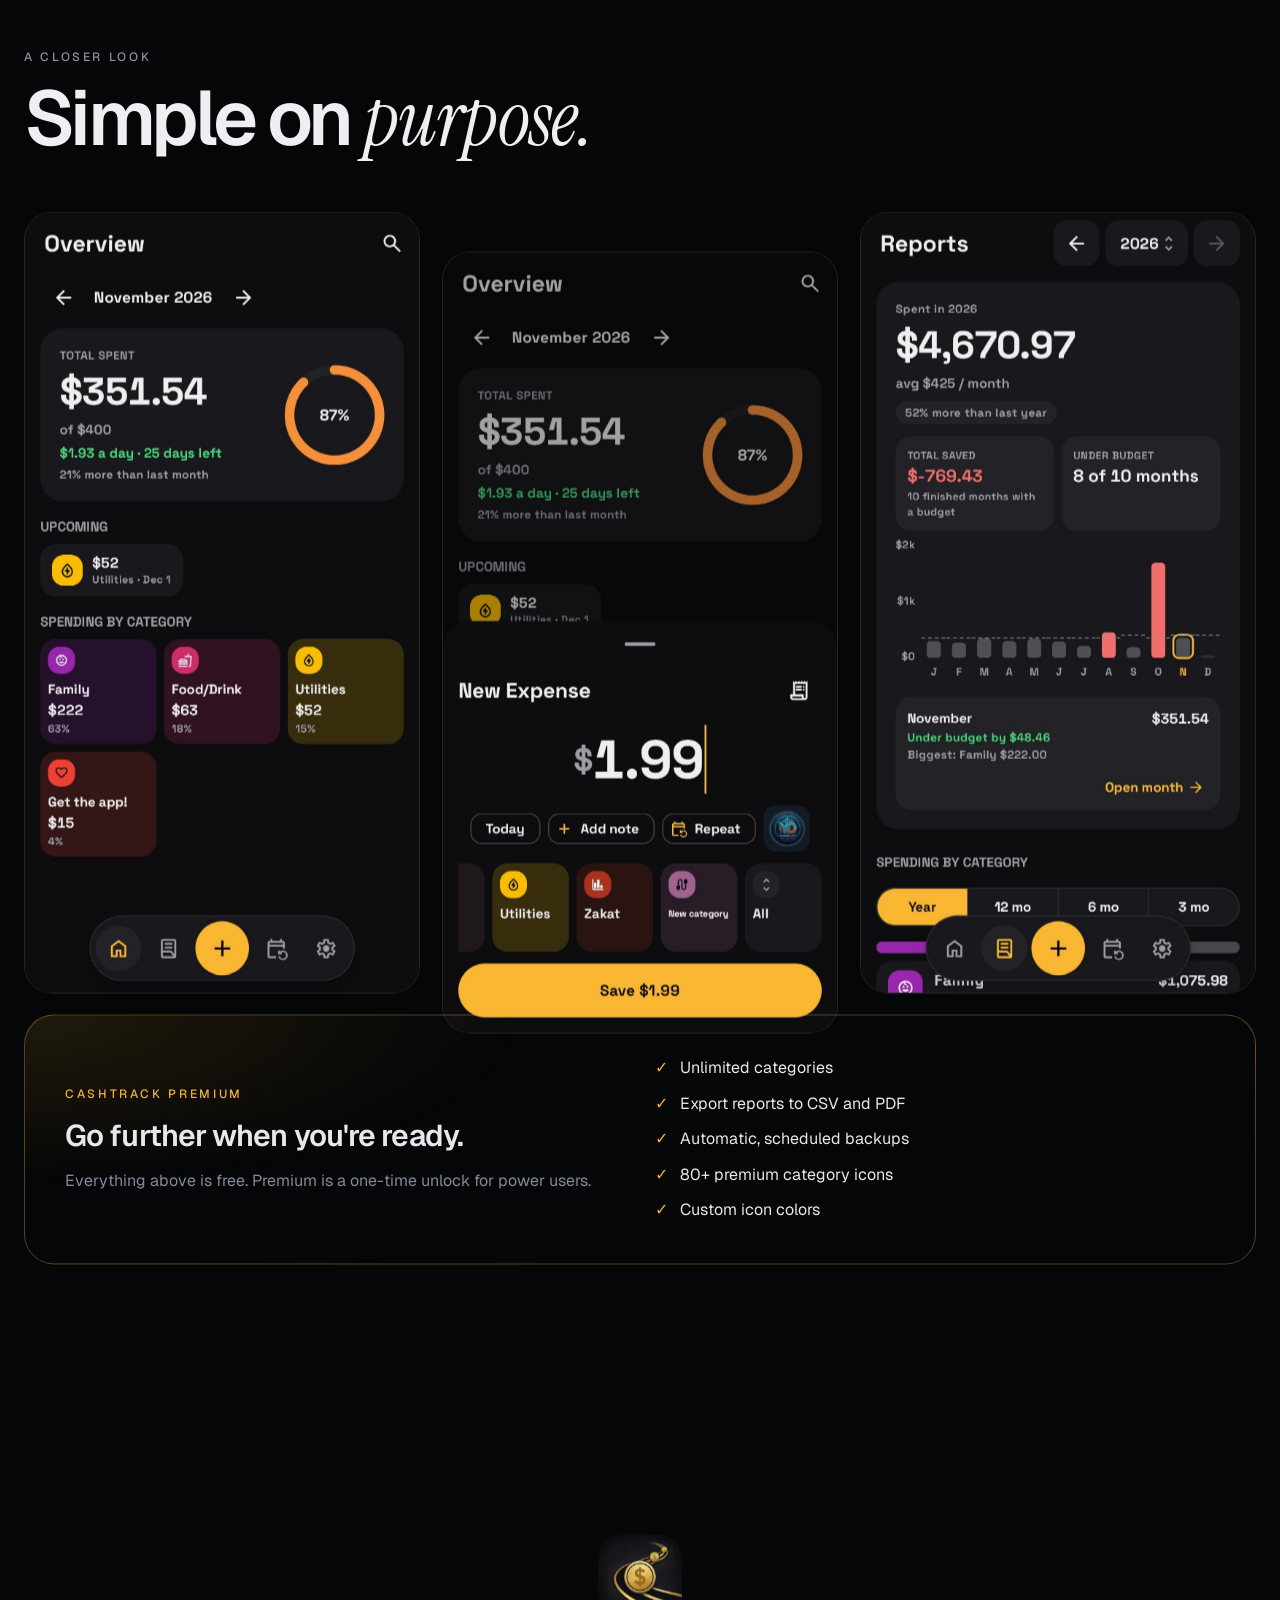
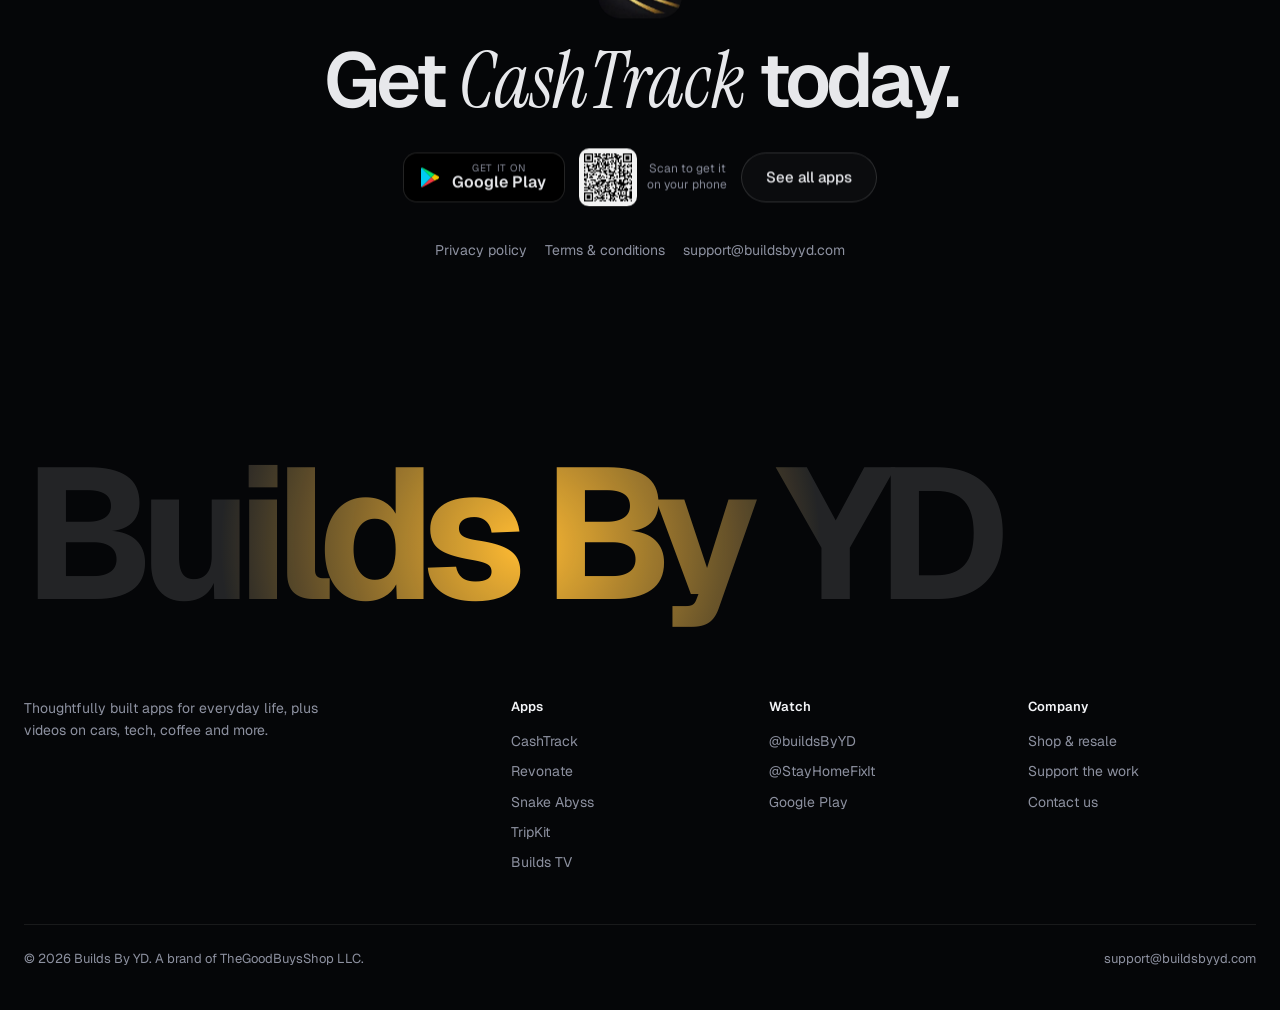
<file: cashtrack/index.html>
<!doctype html>
<html lang="en" class="no-js">
<head>
<meta charset="utf-8">
<meta name="viewport" content="width=device-width, initial-scale=1">
<title>CashTrack: Expense Tracker | Builds By YD</title>
<meta name="description" content="Know where every dollar goes. A clean, private expense tracker: snap a receipt and the amount, date and store fill in, set budgets, and put bills on autopilot. No bank login, no account.">
<link rel="canonical" href="https://buildsbyyd.com/cashtrack/">
<meta name="theme-color" content="#050608">
<meta property="og:type" content="website">
<meta property="og:site_name" content="Builds By YD">
<meta property="og:title" content="CashTrack: Expense Tracker">
<meta property="og:description" content="Know where every dollar goes. Snap a receipt, set budgets, put bills on autopilot. No bank login, no account.">
<meta property="og:url" content="https://buildsbyyd.com/cashtrack/">
<meta property="og:image" content="https://buildsbyyd.com/assets/img/og-cashtrack.jpg">
<meta name="twitter:card" content="summary_large_image">
<link rel="icon" type="image/png" href="../favicon.png">
<link rel="apple-touch-icon" href="../assets/img/apple-touch-icon.png">
<link rel="preconnect" href="https://fonts.googleapis.com">
<link rel="preconnect" href="https://fonts.gstatic.com" crossorigin>
<link href="https://fonts.googleapis.com/css2?family=Geist:wght@300;400;500;600;700&family=Instrument+Serif:ital@1&display=swap" rel="stylesheet">
<link rel="stylesheet" href="../assets/byd.css?v=4">
<script>document.documentElement.className='js'</script>
<script type="application/ld+json">{"@context":"https://schema.org","@type":"SoftwareApplication","name":"CashTrack: Expense Tracker","operatingSystem":"Android","applicationCategory":"FinanceApplication","description":"A clean, private expense tracker: receipt scanning, budgets and recurring bills. No bank login, no account.","url":"https://buildsbyyd.com/cashtrack/","publisher":{"@type":"Organization","name":"Builds By YD","email":"support@buildsbyyd.com"},"offers":{"@type":"Offer","price":"0","priceCurrency":"USD"},"downloadUrl":"https://play.google.com/store/apps/details?id=com.gbs.cashtrack"}</script>
</head>
<body style="--accent:#ffbb33">
<a class="skip" href="#main">Skip to content</a>
<div class="cur" aria-hidden="true"></div><div class="ring" aria-hidden="true"></div>

<nav class="nav" aria-label="Main"><div class="in">
  <a class="brand" href="../"><img src="../assets/img/logo-128.webp" alt="" width="26" height="26">Builds By YD</a>
  <a class="l" href="../#apps">Apps</a><a class="l" href="../#youtube">YouTube</a><a class="l" href="../#shop">Shop</a><a class="l" href="mailto:support@buildsbyyd.com">Contact</a>
  <a class="btn p" href="https://play.google.com/store/apps/details?id=com.gbs.cashtrack" target="_blank" rel="noopener">Get CashTrack</a>
</div></nav>

<main id="main">
<section class="app-hero">
  <div class="wrap">
    <div>
      <a class="crumbs" href="../#apps">← All apps</a>
      <img class="icon" src="../assets/img/icon-cashtrack.webp" alt="CashTrack app icon" width="84" height="84">
      <h1>Know where every <span class="serif">dollar</span> goes.</h1>
      <p class="lead">A clean, private expense tracker. Log a coffee or a monthly bill in seconds and see exactly where your money goes. No bank login, no account.</p>
      <div class="meta"><span class="badge live">Live</span><span class="badge">Personal finance</span><span class="badge">Free on Google Play</span></div>
      <div class="get">
        <a class="play" data-cursor="Play" href="https://play.google.com/store/apps/details?id=com.gbs.cashtrack" target="_blank" rel="noopener"><svg viewBox="0 0 24 24" aria-hidden="true"><path fill="#00d7fe" d="M3.6 2.3 13.3 12l-9.7 9.7c-.4-.2-.6-.6-.6-1.1V3.4c0-.5.2-.9.6-1.1z"/><path fill="#ffce00" d="m16.6 15.3-3.3-3.3 3.3-3.3 3.7 2.1c1 .6 1 1.9 0 2.5z"/><path fill="#ff3a44" d="M16.6 15.3 13.3 12l-9.7 9.7c.4.2.9.2 1.4-.1z"/><path fill="#00f076" d="M16.6 8.7 5 2.4c-.5-.3-1-.3-1.4-.1l9.7 9.7z"/></svg><span><small>GET IT ON</small><strong>Google Play</strong></span></a>
        <span class="qr" data-qr="https://play.google.com/store/apps/details?id=com.gbs.cashtrack"><span class="code" role="img" aria-label="QR code for CashTrack on Google Play"></span>Scan to get it<br>on your phone</span>
      </div>
    </div>
    <div class="duo" aria-hidden="true"><div class="rig">
      <div class="scr back"><img src="../assets/img/app/cashtrack-2.jpg" alt=""></div>
      <div class="scr front"><img src="../assets/img/app/cashtrack-1.jpg" alt=""></div>
    </div></div>
  </div>
</section>

<section class="sec" style="padding-top:60px" aria-labelledby="feat">
  <div class="wrap">
    <div class="kick rv">Features</div>
    <h2 class="h2 rv" id="feat" style="margin-top:14px">Everything CashTrack <span class="serif">does.</span></h2>
    <div class="fgrid">
      <div class="fbox rv"><div class="ic" aria-hidden="true">◎</div><h3>Snap a receipt, skip the typing</h3><p>Attach a photo and the amount, date and store fill themselves in, read right on your phone.</p></div>
      <div class="fbox rv"><div class="ic" aria-hidden="true">▤</div><h3>Budgets that keep you honest</h3><p>A monthly budget and per-category limits, with exactly how much you have left to spend.</p></div>
      <div class="fbox rv"><div class="ic" aria-hidden="true">↻</div><h3>Bills on autopilot</h3><p>Recurring expenses add themselves, weekly, bi-weekly, monthly, quarterly or yearly.</p></div>
      <div class="fbox rv"><div class="ic" aria-hidden="true">▦</div><h3>Your month at a glance</h3><p>Switch between spending by category and a list of every expense, grouped by day.</p></div>
      <div class="fbox rv"><div class="ic" aria-hidden="true">▥</div><h3>Your whole year, month by month</h3><p>Yearly reports and charts make your spending patterns obvious.</p></div>
      <div class="fbox rv"><div class="ic" aria-hidden="true">⛨</div><h3>Private and yours</h3><p>No account. Your data stays on your phone, with a fingerprint or face lock and backups that include your receipts.</p></div>
    </div>
  </div>
</section>

<section class="sec" style="padding-top:20px" aria-labelledby="look">
  <div class="wrap">
    <div class="kick rv">A closer look</div>
    <h2 class="h2 rv" id="look" style="margin-top:14px">Simple on <span class="serif">purpose.</span></h2>
    <div class="gallery rv">
      <figure><img src="../assets/img/app/cashtrack-1.jpg" alt="CashTrack home: total spent, budget ring and spending by category" loading="lazy"></figure>
      <figure><img src="../assets/img/app/cashtrack-2.jpg" alt="Adding an expense with the number pad and category picker" loading="lazy"></figure>
      <figure><img src="../assets/img/app/cashtrack-3.jpg" alt="Yearly report with a month-by-month bar chart" loading="lazy"></figure>
    </div>
    <div class="premium rv">
      <div><div class="kick" style="color:var(--accent)">CashTrack Premium</div><h3>Go further when you're ready.</h3><p>Everything above is free. Premium is a one-time unlock for power users.</p></div>
      <ul><li>Unlimited categories</li><li>Export reports to CSV and PDF</li><li>Automatic, scheduled backups</li><li>80+ premium category icons</li><li>Custom icon colors</li></ul>
    </div>
  </div>
</section>

<section class="cta-band">
  <div class="wrap">
    <img class="icon rv" src="../assets/img/icon-cashtrack.webp" alt="" width="84" height="84">
    <h2 class="h2 rv">Get <span class="serif">CashTrack</span> today.</h2>
    <div class="get rv">
      <a class="play" data-cursor="Play" href="https://play.google.com/store/apps/details?id=com.gbs.cashtrack" target="_blank" rel="noopener"><svg viewBox="0 0 24 24" aria-hidden="true"><path fill="#00d7fe" d="M3.6 2.3 13.3 12l-9.7 9.7c-.4-.2-.6-.6-.6-1.1V3.4c0-.5.2-.9.6-1.1z"/><path fill="#ffce00" d="m16.6 15.3-3.3-3.3 3.3-3.3 3.7 2.1c1 .6 1 1.9 0 2.5z"/><path fill="#ff3a44" d="M16.6 15.3 13.3 12l-9.7 9.7c.4.2.9.2 1.4-.1z"/><path fill="#00f076" d="M16.6 8.7 5 2.4c-.5-.3-1-.3-1.4-.1l9.7 9.7z"/></svg><span><small>GET IT ON</small><strong>Google Play</strong></span></a>
      <span class="qr" data-qr="https://play.google.com/store/apps/details?id=com.gbs.cashtrack"><span class="code" role="img" aria-label="QR code for CashTrack on Google Play"></span>Scan to get it<br>on your phone</span>
      <a class="btn g" href="../#apps">See all apps</a>
    </div>
    <div class="legal"><a href="https://buildsbyyd.com/builds-by-yd-legal/cashtrack/index.html">Privacy policy</a><a href="https://buildsbyyd.com/builds-by-yd-legal/cashtrack/terms.html">Terms &amp; conditions</a><a href="mailto:support@buildsbyyd.com?subject=CashTrack">support@buildsbyyd.com</a></div>
  </div>
</section>
</main>

<footer>
  <div class="wrap">
    <div class="word" aria-hidden="true">Builds By YD</div>
    <div class="fcols">
      <div><p style="max-width:300px">Thoughtfully built apps for everyday life, plus videos on cars, tech, coffee and more.</p></div>
      <div><h4>Apps</h4><ul><li><a href="../cashtrack/" aria-current="page">CashTrack</a></li><li><a href="../revonate/">Revonate</a></li><li><a href="../snake-abyss/">Snake Abyss</a></li><li><a href="../tripkit/">TripKit</a></li><li><a href="../builds-tv/">Builds TV</a></li></ul></div>
      <div><h4>Watch</h4><ul><li><a href="https://www.youtube.com/@buildsByYD" target="_blank" rel="noopener">@buildsByYD</a></li><li><a href="https://www.youtube.com/@StayHomeFixIt" target="_blank" rel="noopener">@StayHomeFixIt</a></li><li><a href="https://play.google.com/store/apps/dev?id=8392958924068740879" target="_blank" rel="noopener">Google Play</a></li></ul></div>
      <div><h4>Company</h4><ul><li><a href="../#shop">Shop &amp; resale</a></li><li><a href="../#support">Support the work</a></li><li><a href="mailto:support@buildsbyyd.com">Contact us</a></li></ul></div>
    </div>
    <div class="base"><span>&copy; <span data-year>2026</span> Builds By YD. A brand of TheGoodBuysShop LLC.</span><a href="mailto:support@buildsbyyd.com">support@buildsbyyd.com</a></div>
  </div>
</footer>

<script src="../assets/vendor/gsap.min.js" defer></script>
<script src="../assets/vendor/ScrollTrigger.min.js" defer></script>
<script src="../assets/vendor/lenis.min.js" defer></script>
<script src="../assets/vendor/qrcode.min.js" defer></script>
<script src="../assets/byd.js?v=4" defer></script>
</body>
</html>
</file>
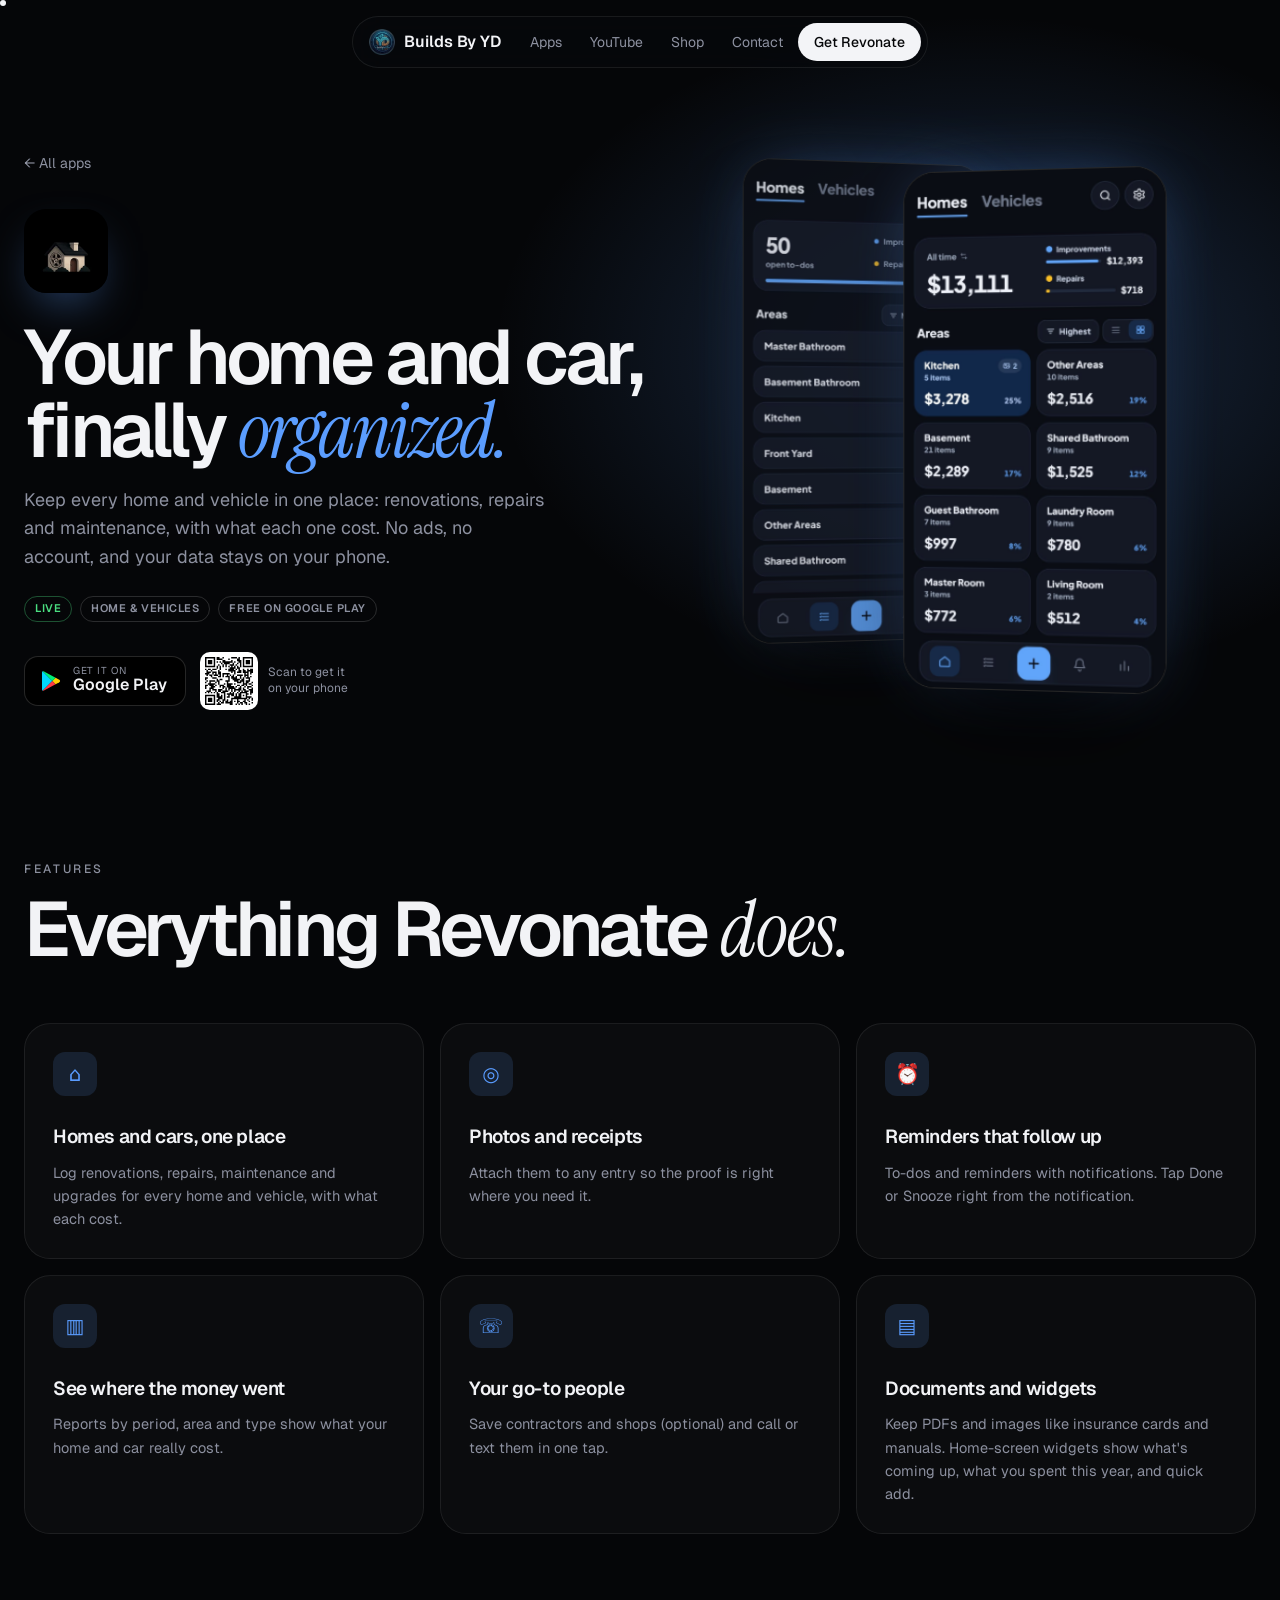
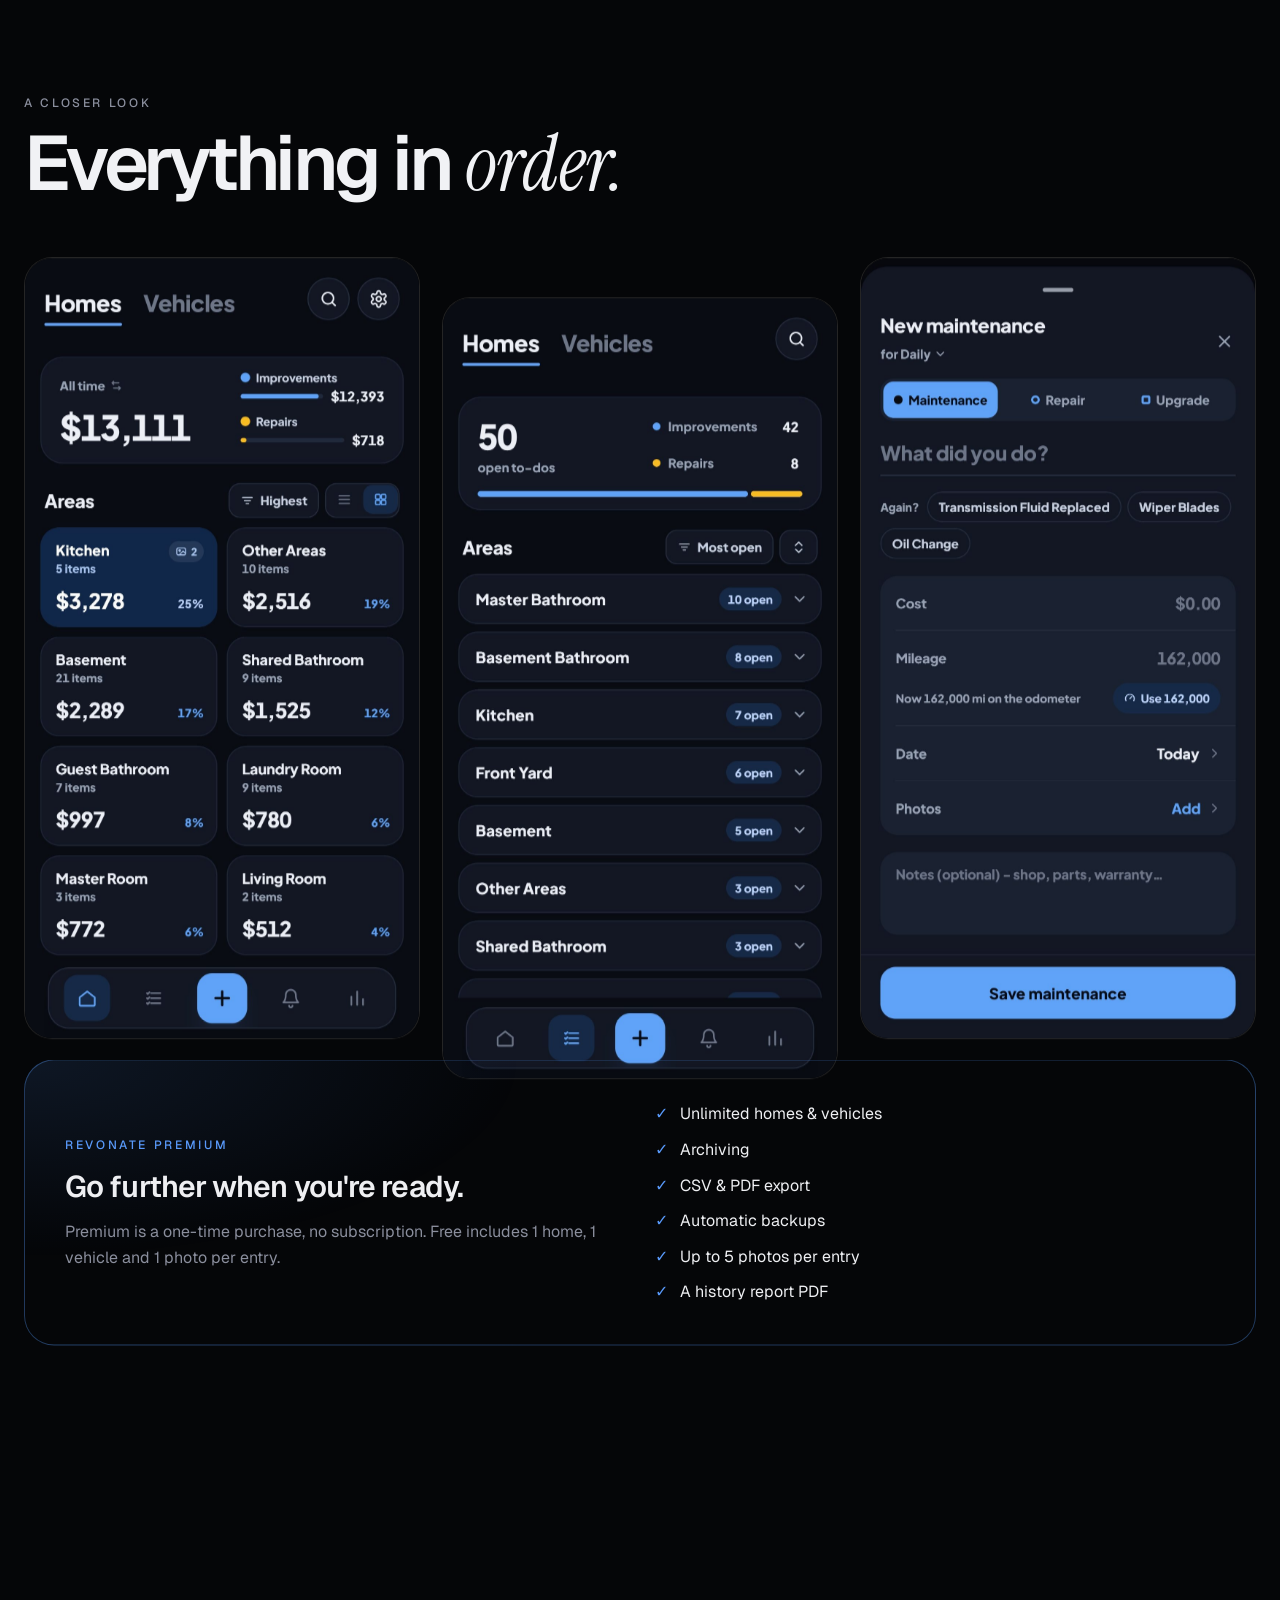
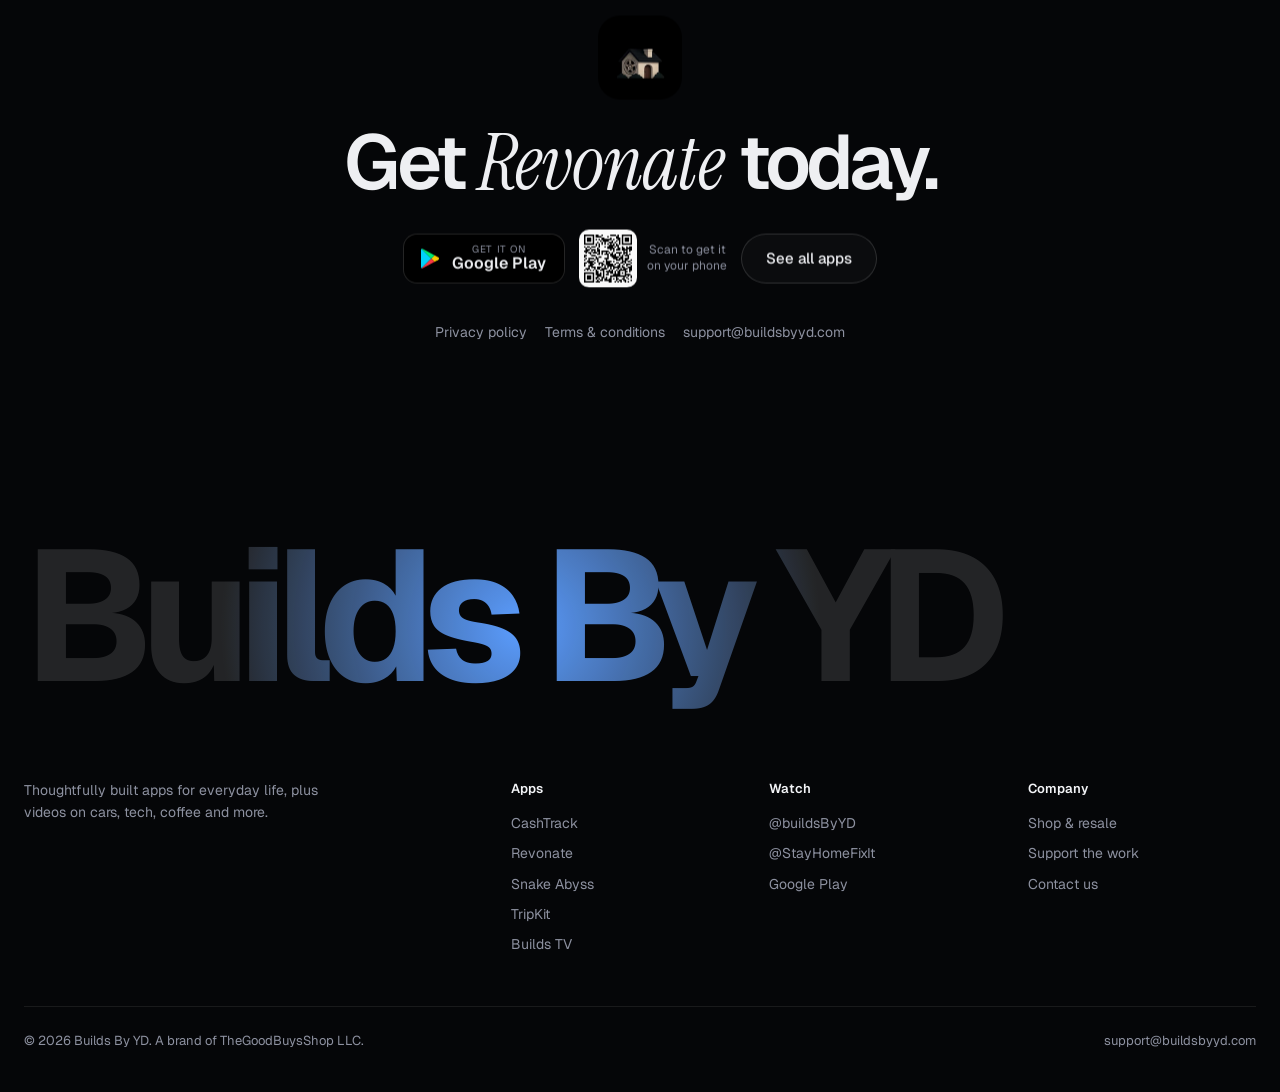
<file: revonate/index.html>
<!doctype html>
<html lang="en" class="no-js">
<head>
<meta charset="utf-8">
<meta name="viewport" content="width=device-width, initial-scale=1">
<title>Revonate: Home & Car Tracker | Builds By YD</title>
<meta name="description" content="Your home and car, finally organized. Track repairs, upgrades and maintenance with costs, photos, receipts and reminders. No ads, no account, no cloud sync.">
<link rel="canonical" href="https://buildsbyyd.com/revonate/">
<meta name="theme-color" content="#050608">
<meta property="og:type" content="website">
<meta property="og:site_name" content="Builds By YD">
<meta property="og:title" content="Revonate: Home & Car Tracker">
<meta property="og:description" content="Your home and car, finally organized. Repairs, maintenance, costs, photos and reminders in one place. No ads, no account.">
<meta property="og:url" content="https://buildsbyyd.com/revonate/">
<meta property="og:image" content="https://buildsbyyd.com/assets/img/og-revonate.jpg">
<meta name="twitter:card" content="summary_large_image">
<link rel="icon" type="image/png" href="../favicon.png">
<link rel="apple-touch-icon" href="../assets/img/apple-touch-icon.png">
<link rel="preconnect" href="https://fonts.googleapis.com">
<link rel="preconnect" href="https://fonts.gstatic.com" crossorigin>
<link href="https://fonts.googleapis.com/css2?family=Geist:wght@300;400;500;600;700&family=Instrument+Serif:ital@1&display=swap" rel="stylesheet">
<link rel="stylesheet" href="../assets/byd.css?v=4">
<script>document.documentElement.className='js'</script>
<script type="application/ld+json">{"@context":"https://schema.org","@type":"SoftwareApplication","name":"Revonate: Home & Car Tracker","operatingSystem":"Android","applicationCategory":"UtilitiesApplication","description":"Track home and vehicle repairs, maintenance and upgrades with costs, photos, receipts and reminders. No ads, no account.","url":"https://buildsbyyd.com/revonate/","publisher":{"@type":"Organization","name":"Builds By YD","email":"support@buildsbyyd.com"},"offers":{"@type":"Offer","price":"0","priceCurrency":"USD"},"downloadUrl":"https://play.google.com/store/apps/details?id=com.gbs.revonate"}</script>
</head>
<body style="--accent:#5b9dff">
<a class="skip" href="#main">Skip to content</a>
<div class="cur" aria-hidden="true"></div><div class="ring" aria-hidden="true"></div>

<nav class="nav" aria-label="Main"><div class="in">
  <a class="brand" href="../"><img src="../assets/img/logo-128.webp" alt="" width="26" height="26">Builds By YD</a>
  <a class="l" href="../#apps">Apps</a><a class="l" href="../#youtube">YouTube</a><a class="l" href="../#shop">Shop</a><a class="l" href="mailto:support@buildsbyyd.com">Contact</a>
  <a class="btn p" href="https://play.google.com/store/apps/details?id=com.gbs.revonate" target="_blank" rel="noopener">Get Revonate</a>
</div></nav>

<main id="main">
<section class="app-hero">
  <div class="wrap">
    <div>
      <a class="crumbs" href="../#apps">← All apps</a>
      <img class="icon" src="../assets/img/icon-revonate.webp" alt="Revonate app icon" width="84" height="84">
      <h1>Your home and car, finally <span class="serif">organized.</span></h1>
      <p class="lead">Keep every home and vehicle in one place: renovations, repairs and maintenance, with what each one cost. No ads, no account, and your data stays on your phone.</p>
      <div class="meta"><span class="badge live">Live</span><span class="badge">Home &amp; vehicles</span><span class="badge">Free on Google Play</span></div>
      <div class="get"><a class="play" data-cursor="Play" href="https://play.google.com/store/apps/details?id=com.gbs.revonate" target="_blank" rel="noopener"><svg viewBox="0 0 24 24" aria-hidden="true"><path fill="#00d7fe" d="M3.6 2.3 13.3 12l-9.7 9.7c-.4-.2-.6-.6-.6-1.1V3.4c0-.5.2-.9.6-1.1z"/><path fill="#ffce00" d="m16.6 15.3-3.3-3.3 3.3-3.3 3.7 2.1c1 .6 1 1.9 0 2.5z"/><path fill="#ff3a44" d="M16.6 15.3 13.3 12l-9.7 9.7c.4.2.9.2 1.4-.1z"/><path fill="#00f076" d="M16.6 8.7 5 2.4c-.5-.3-1-.3-1.4-.1l9.7 9.7z"/></svg><span><small>GET IT ON</small><strong>Google Play</strong></span></a>
        <span class="qr" data-qr="https://play.google.com/store/apps/details?id=com.gbs.revonate"><span class="code" role="img" aria-label="QR code for Revonate on Google Play"></span>Scan to get it<br>on your phone</span></div>
    </div>
    <div class="duo" aria-hidden="true"><div class="rig">
      <div class="scr back"><img src="../assets/img/app/revonate-2.jpg" alt=""></div>
      <div class="scr front"><img src="../assets/img/app/revonate-1.jpg" alt=""></div>
    </div></div>
  </div>
</section>

<section class="sec" style="padding-top:60px" aria-labelledby="feat">
  <div class="wrap">
    <div class="kick rv">Features</div>
    <h2 class="h2 rv" id="feat" style="margin-top:14px">Everything Revonate <span class="serif">does.</span></h2>
    <div class="fgrid">
      <div class="fbox rv"><div class="ic" aria-hidden="true">⌂</div><h3>Homes and cars, one place</h3><p>Log renovations, repairs, maintenance and upgrades for every home and vehicle, with what each cost.</p></div>
      <div class="fbox rv"><div class="ic" aria-hidden="true">◎</div><h3>Photos and receipts</h3><p>Attach them to any entry so the proof is right where you need it.</p></div>
      <div class="fbox rv"><div class="ic" aria-hidden="true">⏰</div><h3>Reminders that follow up</h3><p>To-dos and reminders with notifications. Tap Done or Snooze right from the notification.</p></div>
      <div class="fbox rv"><div class="ic" aria-hidden="true">▥</div><h3>See where the money went</h3><p>Reports by period, area and type show what your home and car really cost.</p></div>
      <div class="fbox rv"><div class="ic" aria-hidden="true">☏</div><h3>Your go-to people</h3><p>Save contractors and shops (optional) and call or text them in one tap.</p></div>
      <div class="fbox rv"><div class="ic" aria-hidden="true">▤</div><h3>Documents and widgets</h3><p>Keep PDFs and images like insurance cards and manuals. Home-screen widgets show what's coming up, what you spent this year, and quick add.</p></div>
    </div>
  </div>
</section>

<section class="sec" style="padding-top:20px" aria-labelledby="look">
  <div class="wrap">
    <div class="kick rv">A closer look</div>
    <h2 class="h2 rv" id="look" style="margin-top:14px">Everything in <span class="serif">order.</span></h2>
    <div class="gallery rv">
      <figure><img src="../assets/img/app/revonate-1.jpg" alt="Revonate home screen showing cost by room" loading="lazy"></figure>
      <figure><img src="../assets/img/app/revonate-2.jpg" alt="Revonate to-dos grouped by area" loading="lazy"></figure>
      <figure><img src="../assets/img/app/revonate-3.jpg" alt="Revonate new maintenance entry form" loading="lazy"></figure>
    </div>
    <div class="premium rv">
      <div><div class="kick" style="color:var(--accent)">Revonate Premium</div><h3>Go further when you're ready.</h3><p>Premium is a one-time purchase, no subscription. Free includes 1 home, 1 vehicle and 1 photo per entry.</p></div>
      <ul><li>Unlimited homes &amp; vehicles</li><li>Archiving</li><li>CSV &amp; PDF export</li><li>Automatic backups</li><li>Up to 5 photos per entry</li><li>A history report PDF</li></ul>
    </div>
  </div>
</section>

<section class="cta-band">
  <div class="wrap">
    <img class="icon rv" src="../assets/img/icon-revonate.webp" alt="" width="84" height="84">
    <h2 class="h2 rv">Get <span class="serif">Revonate</span> today.</h2>
    <div class="get rv">
      <a class="play" data-cursor="Play" href="https://play.google.com/store/apps/details?id=com.gbs.revonate" target="_blank" rel="noopener"><svg viewBox="0 0 24 24" aria-hidden="true"><path fill="#00d7fe" d="M3.6 2.3 13.3 12l-9.7 9.7c-.4-.2-.6-.6-.6-1.1V3.4c0-.5.2-.9.6-1.1z"/><path fill="#ffce00" d="m16.6 15.3-3.3-3.3 3.3-3.3 3.7 2.1c1 .6 1 1.9 0 2.5z"/><path fill="#ff3a44" d="M16.6 15.3 13.3 12l-9.7 9.7c.4.2.9.2 1.4-.1z"/><path fill="#00f076" d="M16.6 8.7 5 2.4c-.5-.3-1-.3-1.4-.1l9.7 9.7z"/></svg><span><small>GET IT ON</small><strong>Google Play</strong></span></a>
      <span class="qr" data-qr="https://play.google.com/store/apps/details?id=com.gbs.revonate"><span class="code" role="img" aria-label="QR code for Revonate on Google Play"></span>Scan to get it<br>on your phone</span>
      <a class="btn g" href="../#apps">See all apps</a>
    </div>
    <div class="legal"><a href="https://buildsbyyd.com/builds-by-yd-legal/revonate/privacy.html">Privacy policy</a><a href="https://buildsbyyd.com/builds-by-yd-legal/revonate/terms.html">Terms &amp; conditions</a><a href="mailto:support@buildsbyyd.com?subject=Revonate">support@buildsbyyd.com</a></div>
  </div>
</section>
</main>

<footer>
  <div class="wrap">
    <div class="word" aria-hidden="true">Builds By YD</div>
    <div class="fcols">
      <div><p style="max-width:300px">Thoughtfully built apps for everyday life, plus videos on cars, tech, coffee and more.</p></div>
      <div><h4>Apps</h4><ul><li><a href="../cashtrack/">CashTrack</a></li><li><a href="../revonate/" aria-current="page">Revonate</a></li><li><a href="../snake-abyss/">Snake Abyss</a></li><li><a href="../tripkit/">TripKit</a></li><li><a href="../builds-tv/">Builds TV</a></li></ul></div>
      <div><h4>Watch</h4><ul><li><a href="https://www.youtube.com/@buildsByYD" target="_blank" rel="noopener">@buildsByYD</a></li><li><a href="https://www.youtube.com/@StayHomeFixIt" target="_blank" rel="noopener">@StayHomeFixIt</a></li><li><a href="https://play.google.com/store/apps/dev?id=8392958924068740879" target="_blank" rel="noopener">Google Play</a></li></ul></div>
      <div><h4>Company</h4><ul><li><a href="../#shop">Shop &amp; resale</a></li><li><a href="../#support">Support the work</a></li><li><a href="mailto:support@buildsbyyd.com">Contact us</a></li></ul></div>
    </div>
    <div class="base"><span>&copy; <span data-year>2026</span> Builds By YD. A brand of TheGoodBuysShop LLC.</span><a href="mailto:support@buildsbyyd.com">support@buildsbyyd.com</a></div>
  </div>
</footer>
<script src="../assets/vendor/gsap.min.js" defer></script>
<script src="../assets/vendor/ScrollTrigger.min.js" defer></script>
<script src="../assets/vendor/lenis.min.js" defer></script>
<script src="../assets/vendor/qrcode.min.js" defer></script>
<script src="../assets/byd.js?v=4" defer></script>
</body>
</html>
</file>
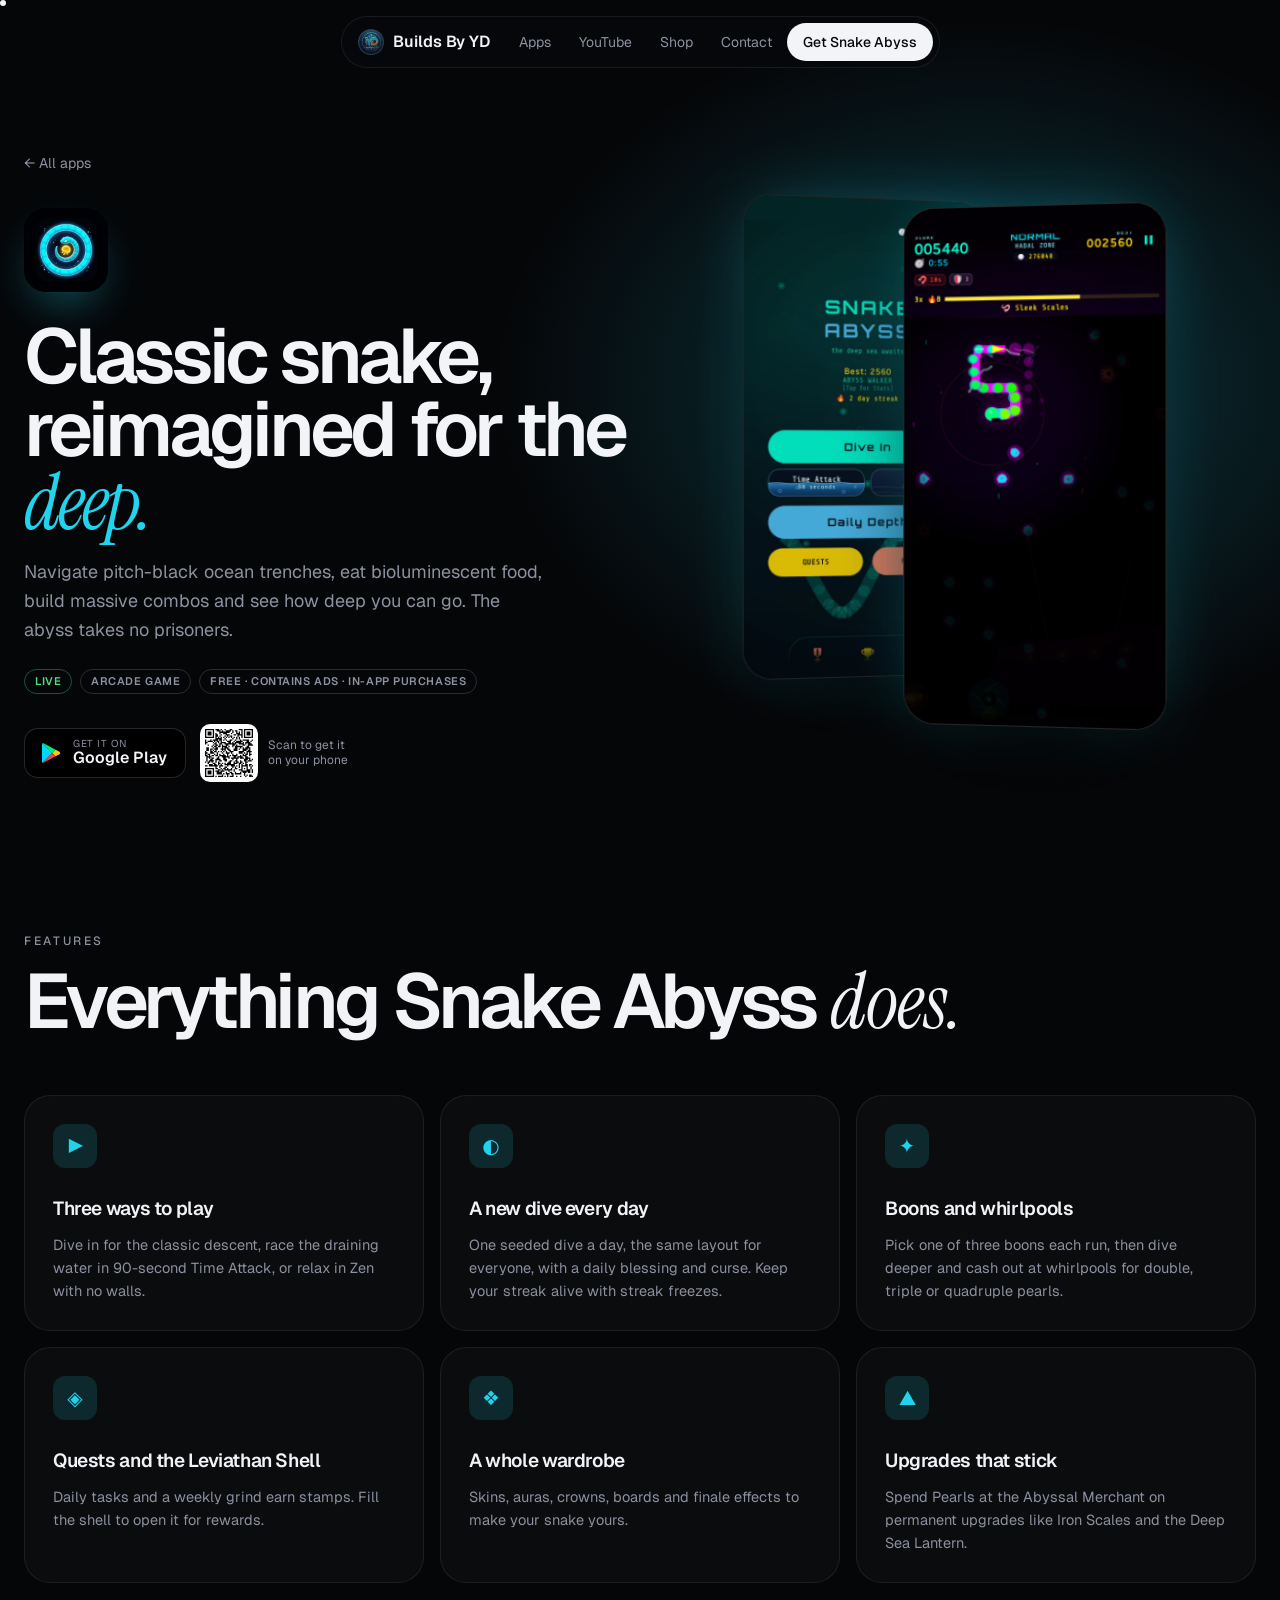
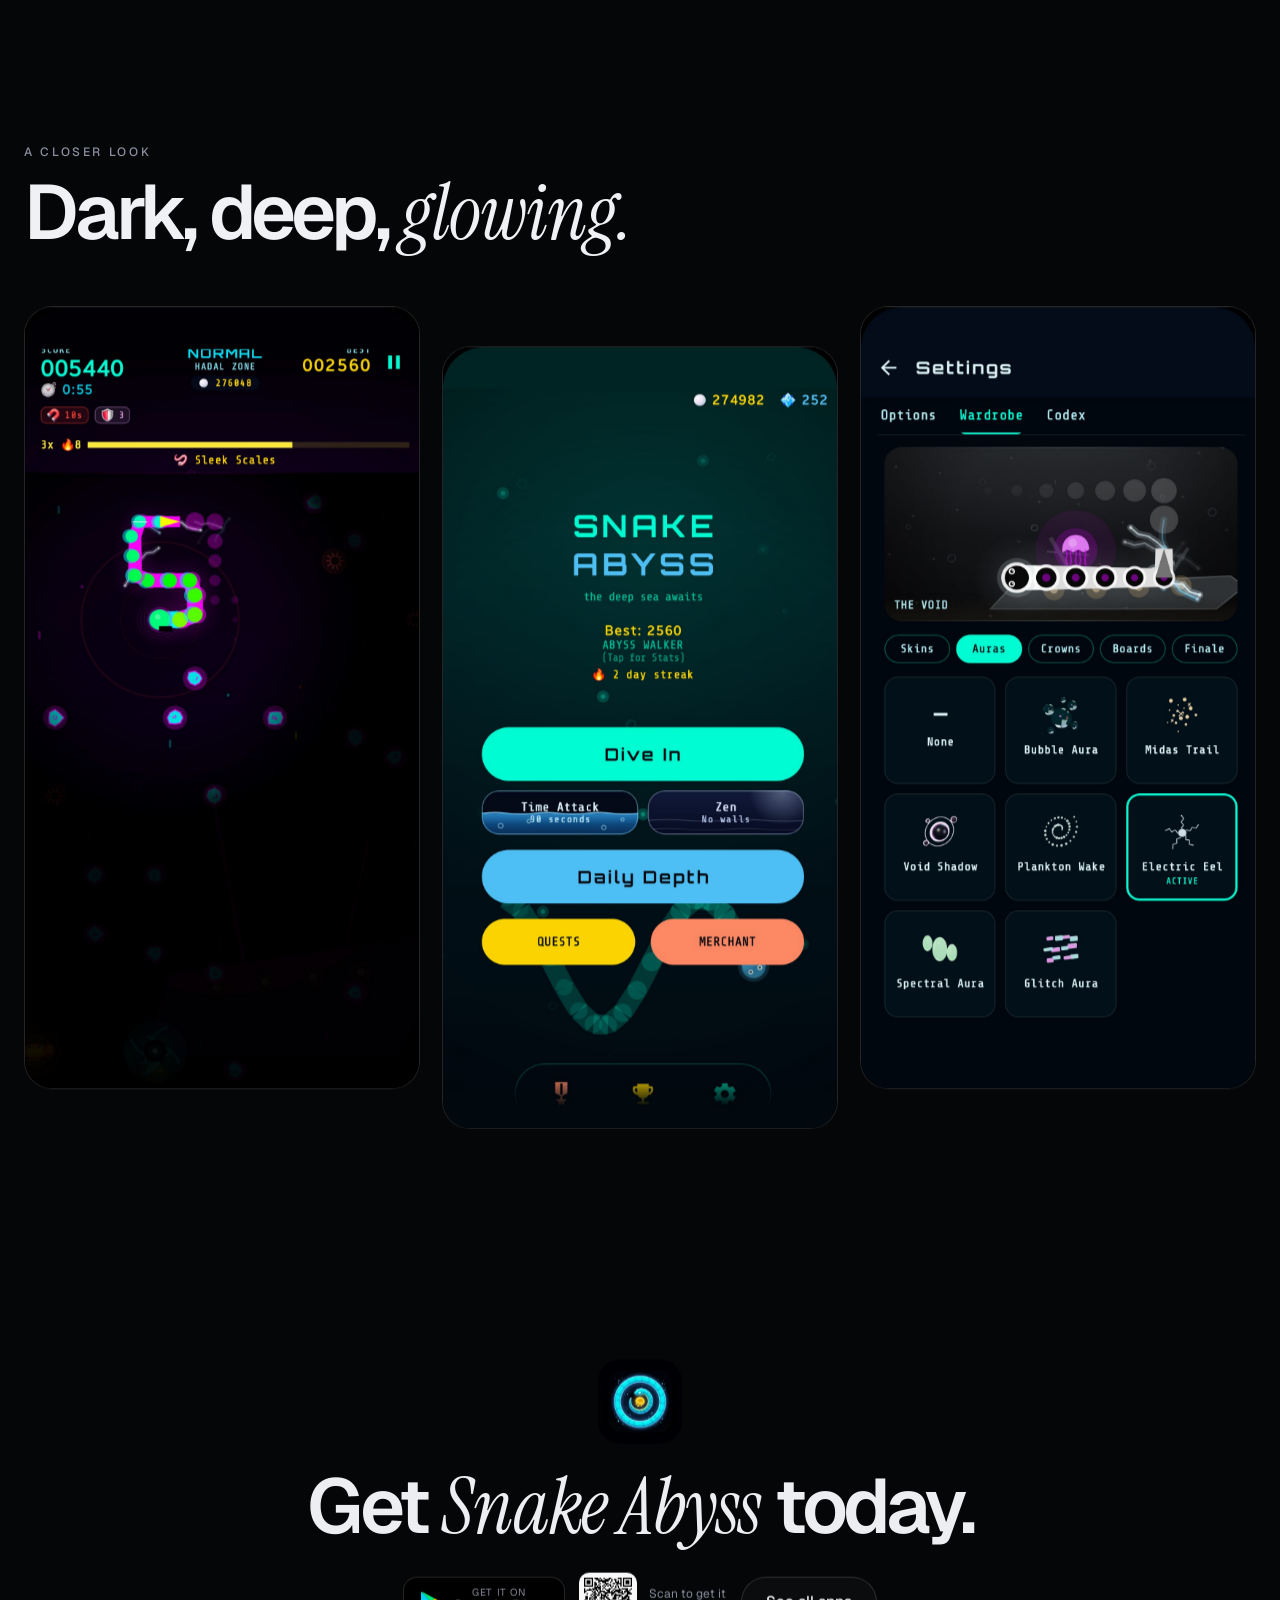
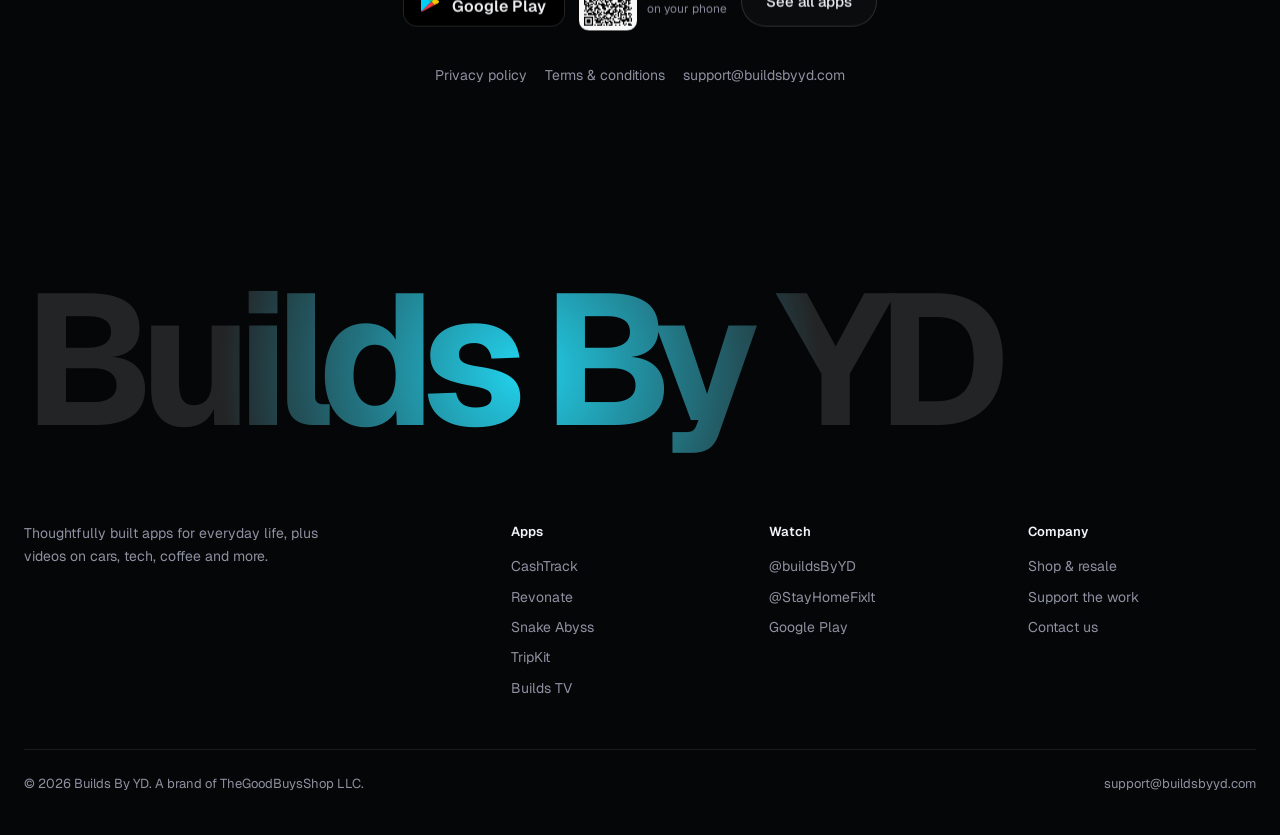
<file: snake-abyss/index.html>
<!doctype html>
<html lang="en" class="no-js">
<head>
<meta charset="utf-8">
<meta name="viewport" content="width=device-width, initial-scale=1">
<title>Snake Abyss: Infinite Descent | Builds By YD</title>
<meta name="description" content="Classic snake, reimagined for the deep. Navigate pitch-black ocean trenches, eat bioluminescent food, build massive combos and see how deep you can go.">
<link rel="canonical" href="https://buildsbyyd.com/snake-abyss/">
<meta name="theme-color" content="#050608">
<meta property="og:type" content="website">
<meta property="og:site_name" content="Builds By YD">
<meta property="og:title" content="Snake Abyss: Infinite Descent">
<meta property="og:description" content="Classic snake, reimagined for the deep. Dive through dark ocean trenches, build combos and see how deep you can go.">
<meta property="og:url" content="https://buildsbyyd.com/snake-abyss/">
<meta property="og:image" content="https://buildsbyyd.com/assets/img/og-snake-abyss.jpg">
<meta name="twitter:card" content="summary_large_image">
<link rel="icon" type="image/png" href="../favicon.png">
<link rel="apple-touch-icon" href="../assets/img/apple-touch-icon.png">
<link rel="preconnect" href="https://fonts.googleapis.com">
<link rel="preconnect" href="https://fonts.gstatic.com" crossorigin>
<link href="https://fonts.googleapis.com/css2?family=Geist:wght@300;400;500;600;700&family=Instrument+Serif:ital@1&display=swap" rel="stylesheet">
<link rel="stylesheet" href="../assets/byd.css?v=4">
<script>document.documentElement.className='js'</script>
<script type="application/ld+json">{"@context":"https://schema.org","@type":"SoftwareApplication","name":"Snake Abyss: Infinite Descent","operatingSystem":"Android","applicationCategory":"GameApplication","description":"Navigate pitch-black ocean trenches, eat bioluminescent food, build massive combos and see how deep you can go.","url":"https://buildsbyyd.com/snake-abyss/","publisher":{"@type":"Organization","name":"Builds By YD","email":"support@buildsbyyd.com"},"offers":{"@type":"Offer","price":"0","priceCurrency":"USD"},"downloadUrl":"https://play.google.com/store/apps/details?id=com.gbs.snakeabyss"}</script>
</head>
<body style="--accent:#22d3ee">
<a class="skip" href="#main">Skip to content</a>
<div class="cur" aria-hidden="true"></div><div class="ring" aria-hidden="true"></div>

<nav class="nav" aria-label="Main"><div class="in">
  <a class="brand" href="../"><img src="../assets/img/logo-128.webp" alt="" width="26" height="26">Builds By YD</a>
  <a class="l" href="../#apps">Apps</a><a class="l" href="../#youtube">YouTube</a><a class="l" href="../#shop">Shop</a><a class="l" href="mailto:support@buildsbyyd.com">Contact</a>
  <a class="btn p" href="https://play.google.com/store/apps/details?id=com.gbs.snakeabyss" target="_blank" rel="noopener">Get Snake Abyss</a>
</div></nav>

<main id="main">
<section class="app-hero">
  <div class="wrap">
    <div>
      <a class="crumbs" href="../#apps">← All apps</a>
      <img class="icon" src="../assets/img/icon-snake-abyss.webp" alt="Snake Abyss app icon" width="84" height="84">
      <h1>Classic snake, reimagined for the <span class="serif">deep.</span></h1>
      <p class="lead">Navigate pitch-black ocean trenches, eat bioluminescent food, build massive combos and see how deep you can go. The abyss takes no prisoners.</p>
      <div class="meta"><span class="badge live">Live</span><span class="badge">Arcade game</span><span class="badge">Free &middot; Contains ads &middot; In-app purchases</span></div>
      <div class="get"><a class="play" data-cursor="Play" href="https://play.google.com/store/apps/details?id=com.gbs.snakeabyss" target="_blank" rel="noopener"><svg viewBox="0 0 24 24" aria-hidden="true"><path fill="#00d7fe" d="M3.6 2.3 13.3 12l-9.7 9.7c-.4-.2-.6-.6-.6-1.1V3.4c0-.5.2-.9.6-1.1z"/><path fill="#ffce00" d="m16.6 15.3-3.3-3.3 3.3-3.3 3.7 2.1c1 .6 1 1.9 0 2.5z"/><path fill="#ff3a44" d="M16.6 15.3 13.3 12l-9.7 9.7c.4.2.9.2 1.4-.1z"/><path fill="#00f076" d="M16.6 8.7 5 2.4c-.5-.3-1-.3-1.4-.1l9.7 9.7z"/></svg><span><small>GET IT ON</small><strong>Google Play</strong></span></a>
        <span class="qr" data-qr="https://play.google.com/store/apps/details?id=com.gbs.snakeabyss"><span class="code" role="img" aria-label="QR code for Snake Abyss on Google Play"></span>Scan to get it<br>on your phone</span></div>
    </div>
    <div class="duo" aria-hidden="true"><div class="rig">
      <div class="scr back"><img src="../assets/img/app/snake-abyss-2.jpg" alt=""></div>
      <div class="scr front"><img src="../assets/img/app/snake-abyss-1.jpg" alt=""></div>
    </div></div>
  </div>
</section>

<section class="sec" style="padding-top:60px" aria-labelledby="feat">
  <div class="wrap">
    <div class="kick rv">Features</div>
    <h2 class="h2 rv" id="feat" style="margin-top:14px">Everything Snake Abyss <span class="serif">does.</span></h2>
    <div class="fgrid">
      <div class="fbox rv"><div class="ic" aria-hidden="true">▶</div><h3>Three ways to play</h3><p>Dive in for the classic descent, race the draining water in 90-second Time Attack, or relax in Zen with no walls.</p></div>
      <div class="fbox rv"><div class="ic" aria-hidden="true">◐</div><h3>A new dive every day</h3><p>One seeded dive a day, the same layout for everyone, with a daily blessing and curse. Keep your streak alive with streak freezes.</p></div>
      <div class="fbox rv"><div class="ic" aria-hidden="true">✦</div><h3>Boons and whirlpools</h3><p>Pick one of three boons each run, then dive deeper and cash out at whirlpools for double, triple or quadruple pearls.</p></div>
      <div class="fbox rv"><div class="ic" aria-hidden="true">◈</div><h3>Quests and the Leviathan Shell</h3><p>Daily tasks and a weekly grind earn stamps. Fill the shell to open it for rewards.</p></div>
      <div class="fbox rv"><div class="ic" aria-hidden="true">❖</div><h3>A whole wardrobe</h3><p>Skins, auras, crowns, boards and finale effects to make your snake yours.</p></div>
      <div class="fbox rv"><div class="ic" aria-hidden="true">▲</div><h3>Upgrades that stick</h3><p>Spend Pearls at the Abyssal Merchant on permanent upgrades like Iron Scales and the Deep Sea Lantern.</p></div>
    </div>
  </div>
</section>

<section class="sec" style="padding-top:20px" aria-labelledby="look">
  <div class="wrap">
    <div class="kick rv">A closer look</div>
    <h2 class="h2 rv" id="look" style="margin-top:14px">Dark, deep, <span class="serif">glowing.</span></h2>
    <div class="gallery rv">
      <figure><img src="../assets/img/app/snake-abyss-1.jpg" alt="Snake Abyss gameplay: a glowing snake chaining a combo in a dark trench" loading="lazy"></figure>
      <figure><img src="../assets/img/app/snake-abyss-2.jpg" alt="Snake Abyss main menu with Dive In, Time Attack, Zen and Daily Depth" loading="lazy"></figure>
      <figure><img src="../assets/img/app/snake-abyss-3.jpg" alt="Snake Abyss wardrobe showing auras for your snake" loading="lazy"></figure>
    </div>
  </div>
</section>

<section class="cta-band">
  <div class="wrap">
    <img class="icon rv" src="../assets/img/icon-snake-abyss.webp" alt="" width="84" height="84">
    <h2 class="h2 rv">Get <span class="serif">Snake Abyss</span> today.</h2>
    <div class="get rv">
      <a class="play" data-cursor="Play" href="https://play.google.com/store/apps/details?id=com.gbs.snakeabyss" target="_blank" rel="noopener"><svg viewBox="0 0 24 24" aria-hidden="true"><path fill="#00d7fe" d="M3.6 2.3 13.3 12l-9.7 9.7c-.4-.2-.6-.6-.6-1.1V3.4c0-.5.2-.9.6-1.1z"/><path fill="#ffce00" d="m16.6 15.3-3.3-3.3 3.3-3.3 3.7 2.1c1 .6 1 1.9 0 2.5z"/><path fill="#ff3a44" d="M16.6 15.3 13.3 12l-9.7 9.7c.4.2.9.2 1.4-.1z"/><path fill="#00f076" d="M16.6 8.7 5 2.4c-.5-.3-1-.3-1.4-.1l9.7 9.7z"/></svg><span><small>GET IT ON</small><strong>Google Play</strong></span></a>
      <span class="qr" data-qr="https://play.google.com/store/apps/details?id=com.gbs.snakeabyss"><span class="code" role="img" aria-label="QR code for Snake Abyss on Google Play"></span>Scan to get it<br>on your phone</span>
      <a class="btn g" href="../#apps">See all apps</a>
    </div>
    <div class="legal"><a href="https://buildsbyyd.com/builds-by-yd-legal/snake-abyss/privacy.html">Privacy policy</a><a href="https://buildsbyyd.com/builds-by-yd-legal/snake-abyss/terms.html">Terms &amp; conditions</a><a href="mailto:support@buildsbyyd.com?subject=Snake%20Abyss">support@buildsbyyd.com</a></div>
  </div>
</section>
</main>

<footer>
  <div class="wrap">
    <div class="word" aria-hidden="true">Builds By YD</div>
    <div class="fcols">
      <div><p style="max-width:300px">Thoughtfully built apps for everyday life, plus videos on cars, tech, coffee and more.</p></div>
      <div><h4>Apps</h4><ul><li><a href="../cashtrack/">CashTrack</a></li><li><a href="../revonate/">Revonate</a></li><li><a href="../snake-abyss/" aria-current="page">Snake Abyss</a></li><li><a href="../tripkit/">TripKit</a></li><li><a href="../builds-tv/">Builds TV</a></li></ul></div>
      <div><h4>Watch</h4><ul><li><a href="https://www.youtube.com/@buildsByYD" target="_blank" rel="noopener">@buildsByYD</a></li><li><a href="https://www.youtube.com/@StayHomeFixIt" target="_blank" rel="noopener">@StayHomeFixIt</a></li><li><a href="https://play.google.com/store/apps/dev?id=8392958924068740879" target="_blank" rel="noopener">Google Play</a></li></ul></div>
      <div><h4>Company</h4><ul><li><a href="../#shop">Shop &amp; resale</a></li><li><a href="../#support">Support the work</a></li><li><a href="mailto:support@buildsbyyd.com">Contact us</a></li></ul></div>
    </div>
    <div class="base"><span>&copy; <span data-year>2026</span> Builds By YD. A brand of TheGoodBuysShop LLC.</span><a href="mailto:support@buildsbyyd.com">support@buildsbyyd.com</a></div>
  </div>
</footer>
<script src="../assets/vendor/gsap.min.js" defer></script>
<script src="../assets/vendor/ScrollTrigger.min.js" defer></script>
<script src="../assets/vendor/lenis.min.js" defer></script>
<script src="../assets/vendor/qrcode.min.js" defer></script>
<script src="../assets/byd.js?v=4" defer></script>
</body>
</html>
</file>
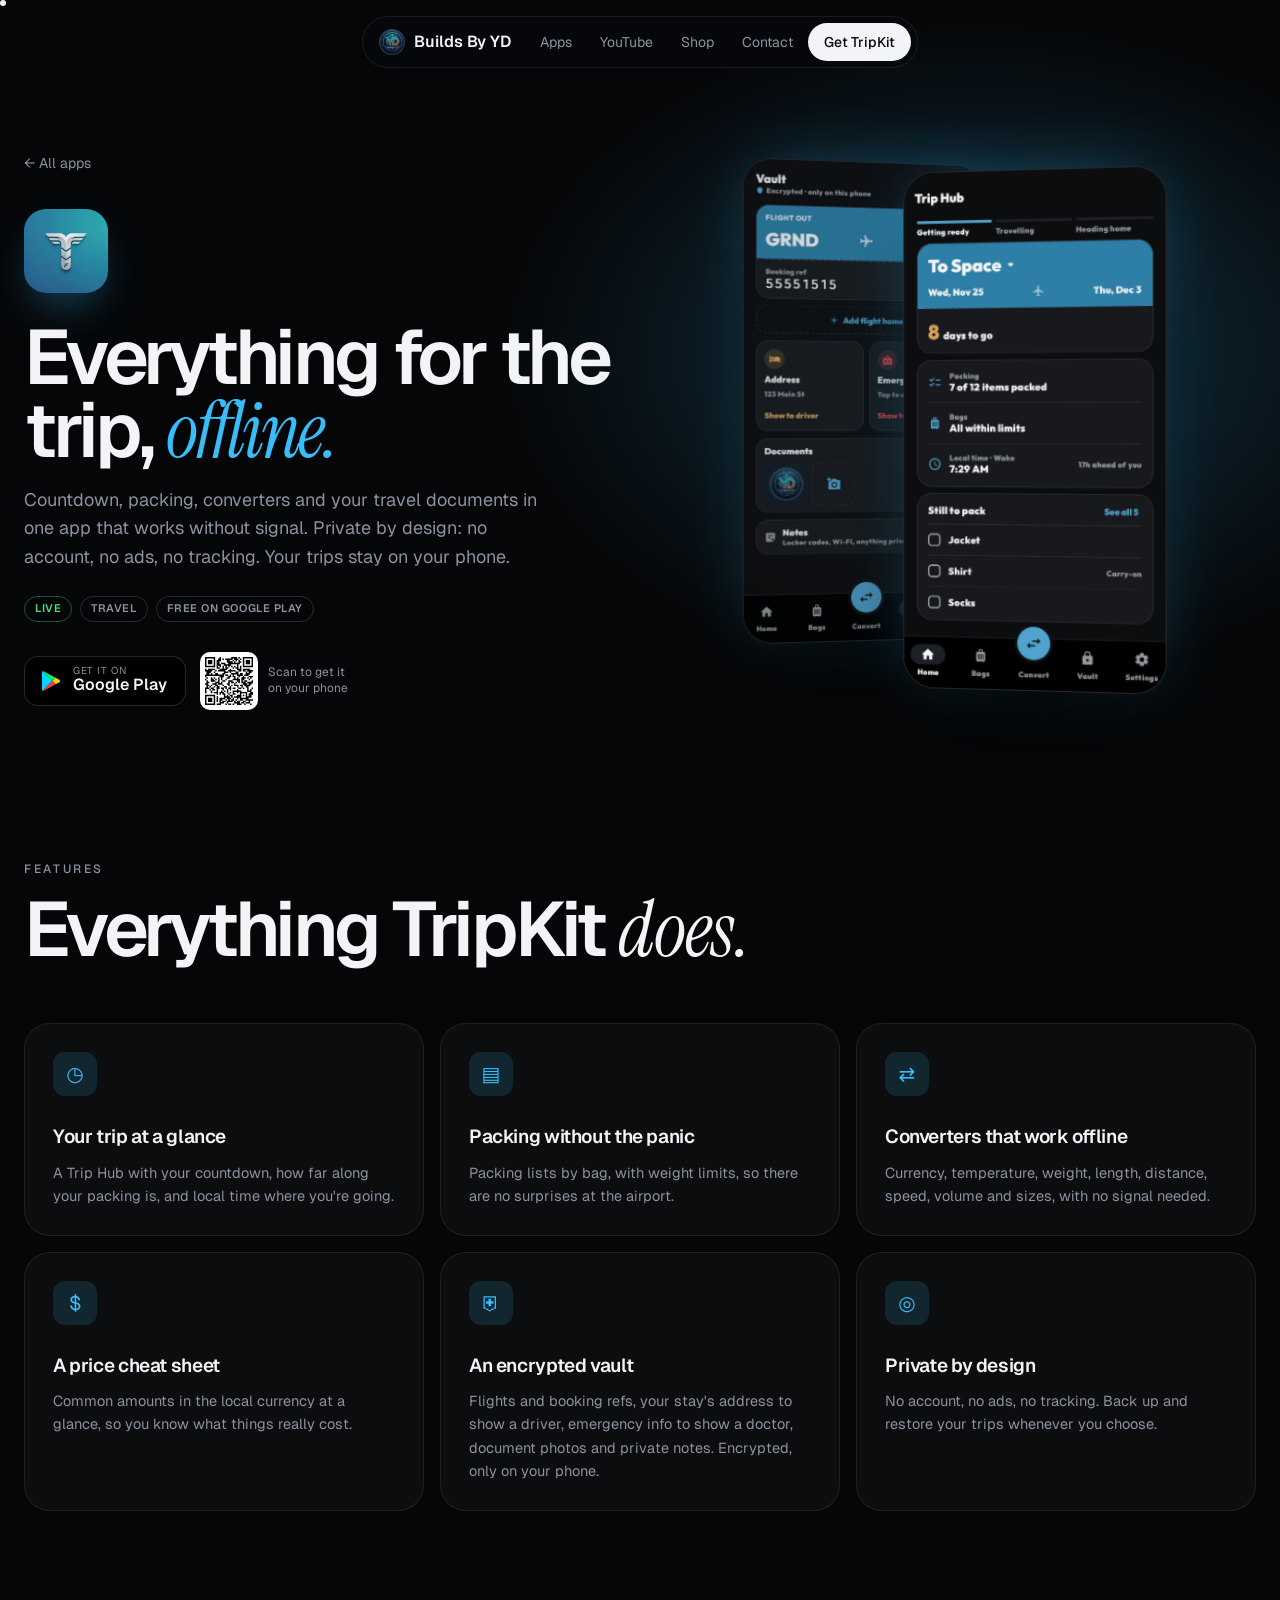
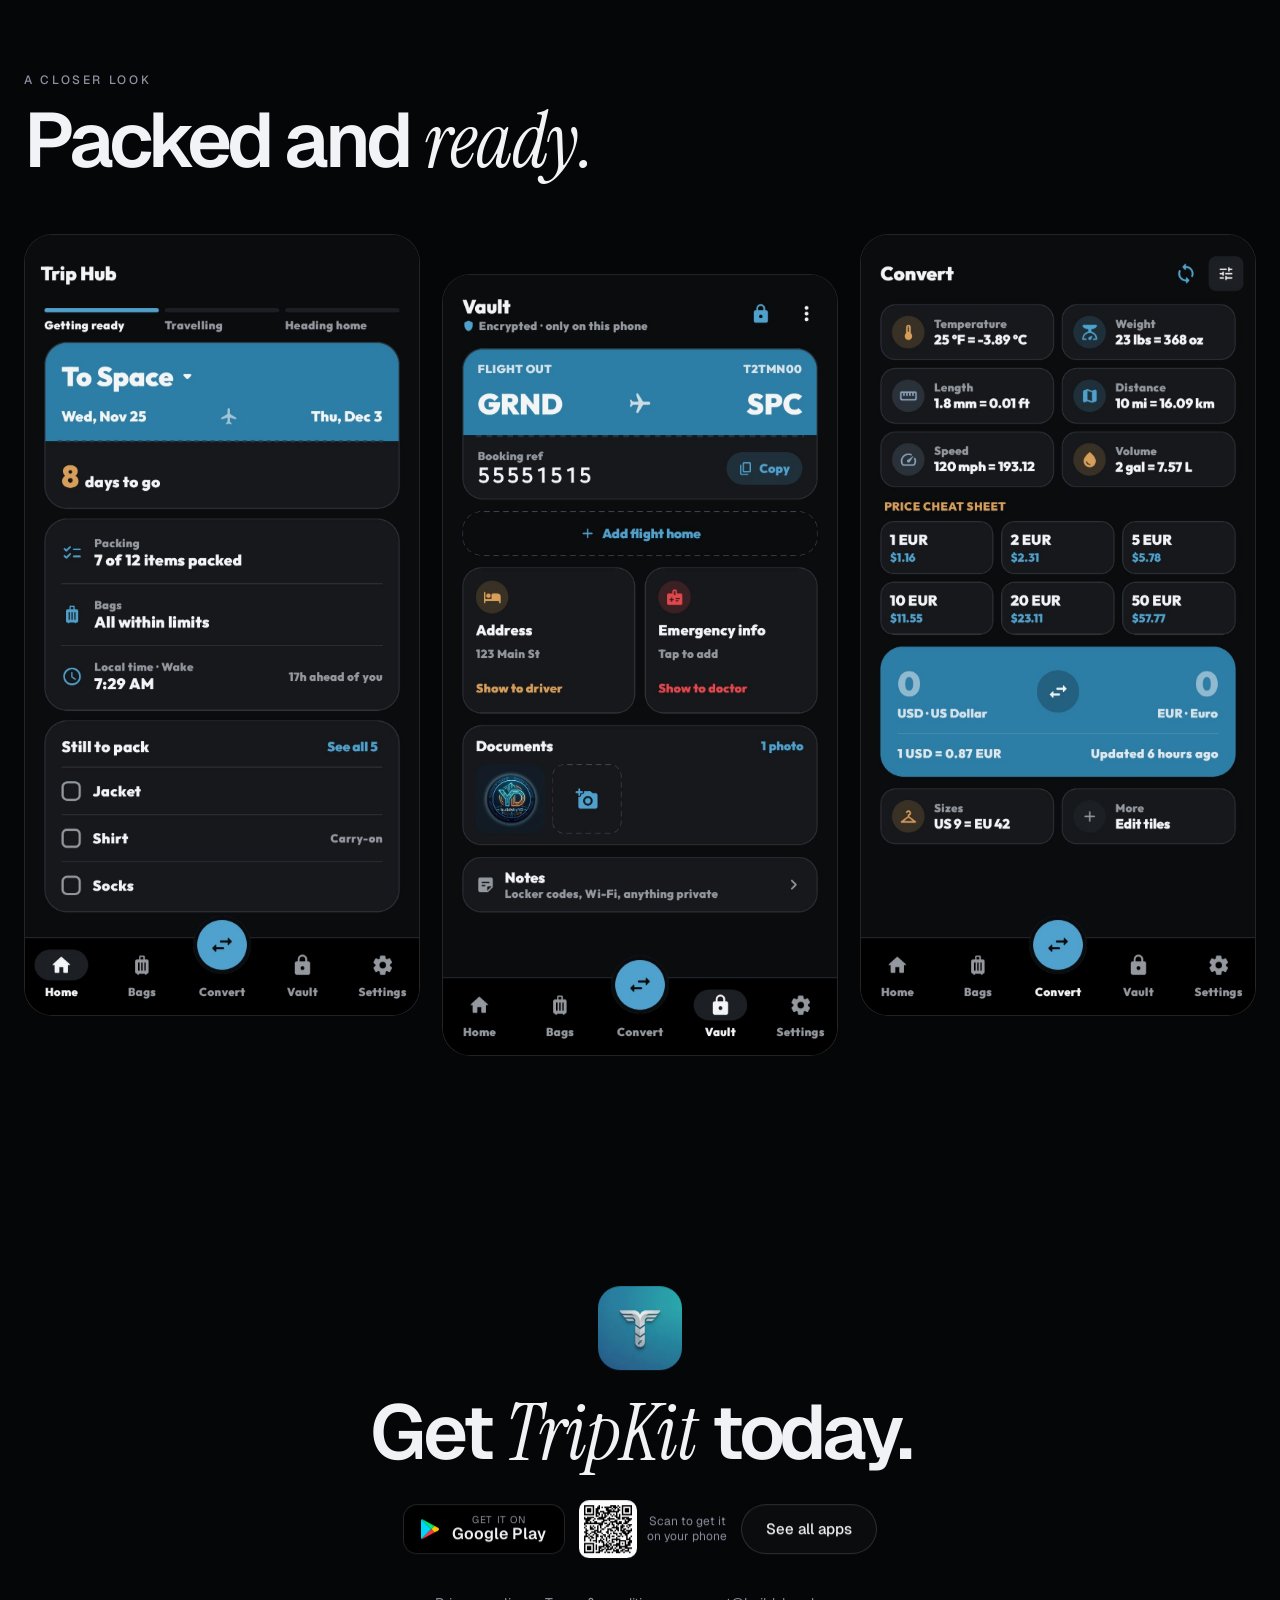
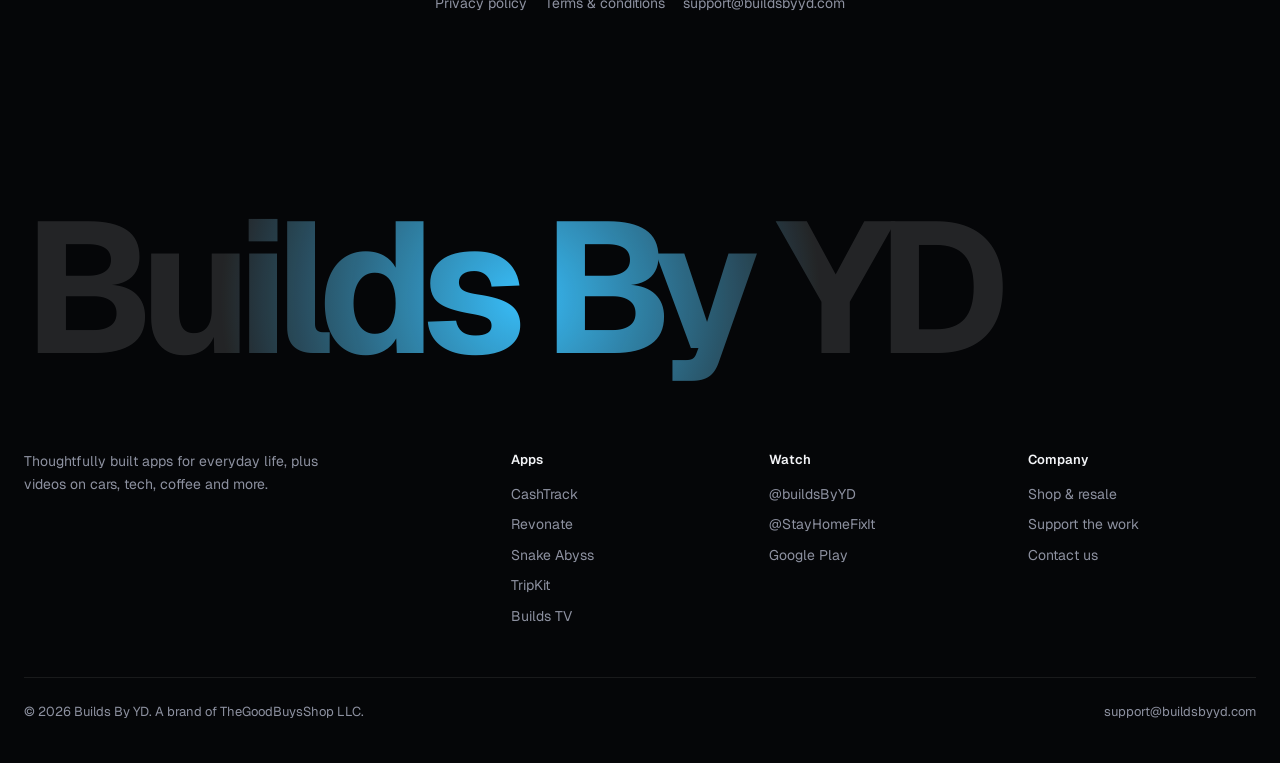
<file: tripkit/index.html>
<!doctype html>
<html lang="en" class="no-js">
<head>
<meta charset="utf-8">
<meta name="viewport" content="width=device-width, initial-scale=1">
<title>TripKit: Travel Companion | Builds By YD</title>
<meta name="description" content="Your offline travel kit: a Trip Hub with countdown, packing lists with bag weights, converters that work without signal, and an encrypted vault for flights and documents. Free, no account, no ads, no tracking.">
<link rel="canonical" href="https://buildsbyyd.com/tripkit/">
<meta name="theme-color" content="#050608">
<meta property="og:type" content="website">
<meta property="og:site_name" content="Builds By YD">
<meta property="og:title" content="TripKit: Travel Companion">
<meta property="og:description" content="Trip Hub, packing lists, offline converters and an encrypted vault. Free, no account, no ads, no tracking.">
<meta property="og:url" content="https://buildsbyyd.com/tripkit/">
<meta property="og:image" content="https://buildsbyyd.com/assets/img/og-tripkit.jpg">
<meta name="twitter:card" content="summary_large_image">
<link rel="icon" type="image/png" href="../favicon.png">
<link rel="apple-touch-icon" href="../assets/img/apple-touch-icon.png">
<link rel="preconnect" href="https://fonts.googleapis.com">
<link rel="preconnect" href="https://fonts.gstatic.com" crossorigin>
<link href="https://fonts.googleapis.com/css2?family=Geist:wght@300;400;500;600;700&family=Instrument+Serif:ital@1&display=swap" rel="stylesheet">
<link rel="stylesheet" href="../assets/byd.css?v=4">
<script>document.documentElement.className='js'</script>
<script type="application/ld+json">{"@context":"https://schema.org","@type":"SoftwareApplication","name":"TripKit","operatingSystem":"Android","applicationCategory":"TravelApplication","description":"Your offline travel kit: Trip Hub, packing lists, offline converters and an encrypted vault. No account, no ads, no tracking.","url":"https://buildsbyyd.com/tripkit/","publisher":{"@type":"Organization","name":"Builds By YD","email":"support@buildsbyyd.com"},"offers":{"@type":"Offer","price":"0","priceCurrency":"USD"},"downloadUrl":"https://play.google.com/store/apps/details?id=com.gbs.tripkit"}</script>
</head>
<body style="--accent:#38bdf8">
<a class="skip" href="#main">Skip to content</a>
<div class="cur" aria-hidden="true"></div><div class="ring" aria-hidden="true"></div>

<nav class="nav" aria-label="Main"><div class="in">
  <a class="brand" href="../"><img src="../assets/img/logo-128.webp" alt="" width="26" height="26">Builds By YD</a>
  <a class="l" href="../#apps">Apps</a><a class="l" href="../#youtube">YouTube</a><a class="l" href="../#shop">Shop</a><a class="l" href="mailto:support@buildsbyyd.com">Contact</a>
  <a class="btn p" href="https://play.google.com/store/apps/details?id=com.gbs.tripkit" target="_blank" rel="noopener">Get TripKit</a>
</div></nav>

<main id="main">
<section class="app-hero">
  <div class="wrap">
    <div>
      <a class="crumbs" href="../#apps">← All apps</a>
      <img class="icon" src="../assets/img/icon-tripkit.webp" alt="TripKit app icon" width="84" height="84">
      <h1>Everything for the trip, <span class="serif">offline.</span></h1>
      <p class="lead">Countdown, packing, converters and your travel documents in one app that works without signal. Private by design: no account, no ads, no tracking. Your trips stay on your phone.</p>
      <div class="meta"><span class="badge live">Live</span><span class="badge">Travel</span><span class="badge">Free on Google Play</span></div>
      <div class="get">
        <a class="play" data-cursor="Play" href="https://play.google.com/store/apps/details?id=com.gbs.tripkit" target="_blank" rel="noopener"><svg viewBox="0 0 24 24" aria-hidden="true"><path fill="#00d7fe" d="M3.6 2.3 13.3 12l-9.7 9.7c-.4-.2-.6-.6-.6-1.1V3.4c0-.5.2-.9.6-1.1z"/><path fill="#ffce00" d="m16.6 15.3-3.3-3.3 3.3-3.3 3.7 2.1c1 .6 1 1.9 0 2.5z"/><path fill="#ff3a44" d="M16.6 15.3 13.3 12l-9.7 9.7c.4.2.9.2 1.4-.1z"/><path fill="#00f076" d="M16.6 8.7 5 2.4c-.5-.3-1-.3-1.4-.1l9.7 9.7z"/></svg><span><small>GET IT ON</small><strong>Google Play</strong></span></a>
        <span class="qr" data-qr="https://play.google.com/store/apps/details?id=com.gbs.tripkit"><span class="code" role="img" aria-label="QR code for TripKit on Google Play"></span>Scan to get it<br>on your phone</span>
      </div>
    </div>
    <div class="duo" aria-hidden="true"><div class="rig">
      <div class="scr back"><img src="../assets/img/app/tripkit-4.jpg" alt=""></div>
      <div class="scr front"><img src="../assets/img/app/tripkit-1.jpg" alt=""></div>
    </div></div>
  </div>
</section>

<section class="sec" style="padding-top:60px" aria-labelledby="feat">
  <div class="wrap">
    <div class="kick rv">Features</div>
    <h2 class="h2 rv" id="feat" style="margin-top:14px">Everything TripKit <span class="serif">does.</span></h2>
    <div class="fgrid">
      <div class="fbox rv"><div class="ic" aria-hidden="true">◷</div><h3>Your trip at a glance</h3><p>A Trip Hub with your countdown, how far along your packing is, and local time where you're going.</p></div>
      <div class="fbox rv"><div class="ic" aria-hidden="true">▤</div><h3>Packing without the panic</h3><p>Packing lists by bag, with weight limits, so there are no surprises at the airport.</p></div>
      <div class="fbox rv"><div class="ic" aria-hidden="true">⇄</div><h3>Converters that work offline</h3><p>Currency, temperature, weight, length, distance, speed, volume and sizes, with no signal needed.</p></div>
      <div class="fbox rv"><div class="ic" aria-hidden="true">$</div><h3>A price cheat sheet</h3><p>Common amounts in the local currency at a glance, so you know what things really cost.</p></div>
      <div class="fbox rv"><div class="ic" aria-hidden="true">⛨</div><h3>An encrypted vault</h3><p>Flights and booking refs, your stay's address to show a driver, emergency info to show a doctor, document photos and private notes. Encrypted, only on your phone.</p></div>
      <div class="fbox rv"><div class="ic" aria-hidden="true">◎</div><h3>Private by design</h3><p>No account, no ads, no tracking. Back up and restore your trips whenever you choose.</p></div>
    </div>
  </div>
</section>

<section class="sec" style="padding-top:20px" aria-labelledby="look">
  <div class="wrap">
    <div class="kick rv">A closer look</div>
    <h2 class="h2 rv" id="look" style="margin-top:14px">Packed and <span class="serif">ready.</span></h2>
    <div class="gallery rv">
      <figure><img src="../assets/img/app/tripkit-1.jpg" alt="TripKit Trip Hub with trip countdown and packing progress" loading="lazy"></figure>
      <figure><img src="../assets/img/app/tripkit-4.jpg" alt="TripKit encrypted vault with flight, address, emergency info and documents" loading="lazy"></figure>
      <figure><img src="../assets/img/app/tripkit-3.jpg" alt="TripKit converters and price cheat sheet" loading="lazy"></figure>
    </div>
  </div>
</section>

<section class="cta-band">
  <div class="wrap">
    <img class="icon rv" src="../assets/img/icon-tripkit.webp" alt="" width="84" height="84">
    <h2 class="h2 rv">Get <span class="serif">TripKit</span> today.</h2>
    <div class="get rv">
      <a class="play" data-cursor="Play" href="https://play.google.com/store/apps/details?id=com.gbs.tripkit" target="_blank" rel="noopener"><svg viewBox="0 0 24 24" aria-hidden="true"><path fill="#00d7fe" d="M3.6 2.3 13.3 12l-9.7 9.7c-.4-.2-.6-.6-.6-1.1V3.4c0-.5.2-.9.6-1.1z"/><path fill="#ffce00" d="m16.6 15.3-3.3-3.3 3.3-3.3 3.7 2.1c1 .6 1 1.9 0 2.5z"/><path fill="#ff3a44" d="M16.6 15.3 13.3 12l-9.7 9.7c.4.2.9.2 1.4-.1z"/><path fill="#00f076" d="M16.6 8.7 5 2.4c-.5-.3-1-.3-1.4-.1l9.7 9.7z"/></svg><span><small>GET IT ON</small><strong>Google Play</strong></span></a>
      <span class="qr" data-qr="https://play.google.com/store/apps/details?id=com.gbs.tripkit"><span class="code" role="img" aria-label="QR code for TripKit on Google Play"></span>Scan to get it<br>on your phone</span>
      <a class="btn g" href="../#apps">See all apps</a>
    </div>
    <div class="legal"><a href="https://buildsbyyd.com/builds-by-yd-legal/tripkit/privacy.html">Privacy policy</a><a href="https://buildsbyyd.com/builds-by-yd-legal/tripkit/terms.html">Terms &amp; conditions</a><a href="mailto:support@buildsbyyd.com?subject=TripKit">support@buildsbyyd.com</a></div>
  </div>
</section>
</main>

<footer>
  <div class="wrap">
    <div class="word" aria-hidden="true">Builds By YD</div>
    <div class="fcols">
      <div><p style="max-width:300px">Thoughtfully built apps for everyday life, plus videos on cars, tech, coffee and more.</p></div>
      <div><h4>Apps</h4><ul><li><a href="../cashtrack/">CashTrack</a></li><li><a href="../revonate/">Revonate</a></li><li><a href="../snake-abyss/">Snake Abyss</a></li><li><a href="../tripkit/" aria-current="page">TripKit</a></li><li><a href="../builds-tv/">Builds TV</a></li></ul></div>
      <div><h4>Watch</h4><ul><li><a href="https://www.youtube.com/@buildsByYD" target="_blank" rel="noopener">@buildsByYD</a></li><li><a href="https://www.youtube.com/@StayHomeFixIt" target="_blank" rel="noopener">@StayHomeFixIt</a></li><li><a href="https://play.google.com/store/apps/dev?id=8392958924068740879" target="_blank" rel="noopener">Google Play</a></li></ul></div>
      <div><h4>Company</h4><ul><li><a href="../#shop">Shop &amp; resale</a></li><li><a href="../#support">Support the work</a></li><li><a href="mailto:support@buildsbyyd.com">Contact us</a></li></ul></div>
    </div>
    <div class="base"><span>&copy; <span data-year>2026</span> Builds By YD. A brand of TheGoodBuysShop LLC.</span><a href="mailto:support@buildsbyyd.com">support@buildsbyyd.com</a></div>
  </div>
</footer>
<script src="../assets/vendor/gsap.min.js" defer></script>
<script src="../assets/vendor/ScrollTrigger.min.js" defer></script>
<script src="../assets/vendor/lenis.min.js" defer></script>
<script src="../assets/vendor/qrcode.min.js" defer></script>
<script src="../assets/byd.js?v=4" defer></script>
</body>
</html>
</file>
<file: assets/byd.css>
/* Builds By YD: shared styles for every page. Accent colour is --accent (per app page, or the active app on home). */
:root{--bg:#050608;--text:#f3f4f7;--muted:#8d91a0;--line:rgba(255,255,255,.08);--line2:rgba(255,255,255,.15);--panel:rgba(255,255,255,.03);--accent:#ffbb33;--ease:cubic-bezier(.2,.8,.2,1)}
*{box-sizing:border-box;margin:0;padding:0}
html{-webkit-text-size-adjust:100%}
body{background:var(--bg);color:var(--text);font:16px/1.6 Geist,system-ui,-apple-system,"Segoe UI",sans-serif;-webkit-font-smoothing:antialiased;overflow-x:hidden}
a{color:inherit;text-decoration:none}
img{display:block;max-width:100%}
:focus-visible{outline:2px solid var(--accent);outline-offset:3px;border-radius:6px}
.sr{position:absolute;width:1px;height:1px;overflow:hidden;clip:rect(0 0 0 0);white-space:nowrap}
.skip{position:fixed;left:16px;top:-60px;z-index:200;background:var(--text);color:var(--bg);padding:10px 16px;border-radius:10px;font-weight:600}
.skip:focus{top:16px}
.serif{font-family:'Instrument Serif',serif;font-style:italic;font-weight:400;letter-spacing:-.01em}
.wrap{width:min(1240px,100% - 48px);margin:auto}
.kick{font-size:12px;font-weight:500;letter-spacing:.22em;text-transform:uppercase;color:var(--muted)}
.h2{font-size:clamp(40px,6vw,92px);line-height:.95;letter-spacing:-.055em;font-weight:600}
.btn{display:inline-flex;align-items:center;justify-content:center;gap:10px;height:50px;padding:0 24px;border-radius:999px;font-weight:500;font-size:15px;transition:background .3s,border-color .3s,color .3s,transform .3s var(--ease)}
.btn.p{background:var(--text);color:var(--bg)}
.btn.g{border:1px solid var(--line2);background:rgba(255,255,255,.03);-webkit-backdrop-filter:blur(10px);backdrop-filter:blur(10px)}
.btn.g:hover{border-color:rgba(255,255,255,.35)}
.badge{font-size:11px;font-weight:600;letter-spacing:.05em;padding:3px 10px;border-radius:999px;border:1px solid var(--line2);color:var(--muted);text-transform:uppercase;white-space:nowrap}
.badge.live{color:#4ade80;border-color:rgba(74,222,128,.35)}
.badge.soon{color:#38bdf8;border-color:rgba(56,189,248,.35)}
.badge.beta{color:#a5a6ff;border-color:rgba(165,166,255,.35)}
.play{display:inline-flex;align-items:center;gap:10px;height:50px;padding:0 18px 0 14px;border-radius:14px;background:#000;border:1px solid var(--line2);transition:transform .3s var(--ease),border-color .3s}
.play:hover{border-color:rgba(255,255,255,.35)}
.play svg{width:24px;height:24px}
.play small{display:block;font-size:10px;color:var(--muted);line-height:1;letter-spacing:.06em}
.play strong{display:block;font-size:16px;font-weight:600;line-height:1.15}

/* Play button + QR for desktop visitors (they find the site on a computer, install on a phone) */
.get{display:flex;align-items:center;gap:14px;flex-wrap:wrap}
.qr{display:none;align-items:center;gap:10px;color:var(--muted);font-size:12px;line-height:1.3}
.qr .code{width:58px;height:58px;padding:5px;border-radius:10px;background:#fff}
.qr .code svg{width:100%;height:100%;display:block}
@media (hover:hover) and (pointer:fine) and (min-width:900px){.qr{display:flex}}

/* cursor (mouse only) */
.cur,.ring{position:fixed;left:0;top:0;pointer-events:none;z-index:100;border-radius:50%;opacity:0;transition:opacity .3s}
.has-cur .cur,.has-cur .ring{opacity:1}
.cur{width:6px;height:6px;background:var(--text)}
.ring{width:38px;height:38px;border:1px solid rgba(255,255,255,.35);display:grid;place-items:center;font-size:11px;font-weight:600;letter-spacing:.06em;color:var(--bg);transition:width .3s var(--ease),height .3s var(--ease),background .3s,border-color .3s,opacity .3s}
.ring.hover{width:64px;height:64px;border-color:transparent;background:rgba(255,255,255,.12)}
.ring.label{width:86px;height:86px;background:var(--text);border-color:transparent}
@media (hover:hover) and (pointer:fine){.has-cur,.has-cur a,.has-cur button{cursor:none}}

/* first-visit intro */
.loader{position:fixed;inset:0;z-index:90;background:var(--bg);display:flex;align-items:flex-end;justify-content:space-between;padding:40px;transition:transform .8s cubic-bezier(.8,0,.2,1)}
.loader.done{transform:translateY(-100%)}
.loader b{font-size:clamp(80px,14vw,200px);font-weight:300;letter-spacing:-.06em;line-height:.8;font-variant-numeric:tabular-nums}
.loader span{color:var(--muted)}
.no-js .loader,.seen .loader{display:none}

/* nav */
.nav{position:fixed;inset:16px 0 auto;z-index:40;display:flex;justify-content:center;pointer-events:none;padding:0 12px}
.nav .in{pointer-events:auto;display:flex;align-items:center;gap:2px;padding:6px 6px 6px 16px;border:1px solid var(--line);border-radius:999px;background:rgba(8,9,13,.6);-webkit-backdrop-filter:blur(18px) saturate(1.6);backdrop-filter:blur(18px) saturate(1.6)}
.brand{display:flex;align-items:center;gap:9px;font-weight:600;margin-right:14px;white-space:nowrap}
.brand img{width:26px;height:26px;border-radius:8px}
.nav a.l{font-size:14px;color:var(--muted);padding:8px 13px;border-radius:999px;transition:color .2s}
.nav a.l:hover,.nav a.l[aria-current]{color:var(--text)}
.nav .btn{height:38px;padding:0 16px;font-size:14px}

/* home hero */
.hero{position:relative;height:100vh;height:100svh;min-height:640px;display:grid;place-items:center;text-align:center;overflow:hidden}
#gl{position:absolute;inset:0;width:100%;height:100%}
.hero .still{position:absolute;inset:0;background:radial-gradient(40% 55% at 35% 45%,color-mix(in srgb,var(--accent) 38%,transparent),transparent 70%),radial-gradient(35% 45% at 70% 60%,color-mix(in srgb,var(--accent) 26%,transparent),transparent 70%);opacity:0;transition:opacity 1s}
.low .hero .still{opacity:1}
.hero::after{content:"";position:absolute;inset:auto 0 0;height:40%;background:linear-gradient(transparent,var(--bg));pointer-events:none}
.hero .in{position:relative;z-index:2;padding:0 24px}
h1{font-size:clamp(54px,10vw,168px);line-height:.88;letter-spacing:-.065em;font-weight:600}
h1 .serif{font-weight:400;letter-spacing:-.04em}
.js .split .ch{display:inline-block;transform:translateY(110%);opacity:0}
.split .w{display:inline-block;overflow:hidden;padding:0 .02em .08em;vertical-align:top}
.hero p{color:rgba(243,244,247,.74);font-size:clamp(16px,1.5vw,19px);max-width:540px;margin:28px auto 0}
.hero .ctas{display:flex;gap:12px;justify-content:center;margin-top:36px;flex-wrap:wrap}
.scrollhint{position:absolute;bottom:34px;left:50%;transform:translateX(-50%);z-index:2;font-size:12px;color:var(--muted);letter-spacing:.2em;text-transform:uppercase;display:flex;flex-direction:column;align-items:center;gap:10px}
.scrollhint i{width:1px;height:44px;background:linear-gradient(var(--text),transparent);animation:drip 2s infinite}
@keyframes drip{0%{transform:scaleY(0);transform-origin:top}50%{transform:scaleY(1);transform-origin:top}51%{transform-origin:bottom}100%{transform:scaleY(0);transform-origin:bottom}}

/* statement */
.mani{padding:170px 0 120px}
.mani p{font-size:clamp(30px,4.4vw,64px);line-height:1.08;letter-spacing:-.04em;font-weight:500;max-width:1100px}
.js .mani .wd{opacity:.14}
.mani em{font-family:'Instrument Serif',serif;font-weight:400;letter-spacing:-.02em}

/* app showcase */
#apps{position:relative;min-height:100vh;display:flex;align-items:center;overflow:hidden;padding:110px 0 110px}
.show-bg{position:absolute;inset:0;background:radial-gradient(55% 60% at 50% 55%,color-mix(in srgb,var(--accent) 20%,transparent),transparent 70%);transition:background .9s;pointer-events:none}
.names{position:absolute;inset:0;pointer-events:none}
.bigname{position:absolute;left:50%;top:50%;white-space:nowrap;font-size:clamp(110px,21vw,330px);font-weight:700;letter-spacing:-.07em;line-height:1;color:transparent;-webkit-text-stroke:1px rgba(255,255,255,.1);transform:translate(-50%,-50%);transition:transform 1.1s var(--ease),opacity .8s}
.bigname.in-r{transform:translate(-20%,-50%);opacity:0}
.bigname.out-l{transform:translate(-80%,-50%);opacity:0}
.show-in{position:relative;display:grid;grid-template-columns:minmax(0,1fr) auto minmax(0,1fr);align-items:center;gap:24px}
.panels{position:relative;max-width:420px}
.panel{transition:opacity .35s,transform .45s var(--ease)}
.js .panel:not(.on){display:none}
.panel.out{opacity:0;transform:translateY(14px)}
.panel .idx{font-size:13px;color:var(--muted);font-variant-numeric:tabular-nums;letter-spacing:.1em}
.panel .idx b{color:var(--accent);font-weight:600;transition:color .8s}
.panel .row{display:flex;align-items:center;gap:14px;margin:20px 0 16px}
.panel .row img{width:64px;height:64px;border-radius:17px}
.panel h3{font-size:clamp(36px,3.6vw,56px);line-height:1;letter-spacing:-.045em;font-weight:600}
.panel .line{font-size:21px;margin:6px 0 4px}
.panel ul{list-style:none;margin:22px 0 30px;display:grid;gap:11px}
.panel li{display:flex;gap:12px;align-items:baseline}
.panel li::before{content:"";flex:none;width:14px;height:1px;background:var(--accent);transform:translateY(-4px);transition:background .8s}
.panel .acts{display:flex;gap:10px;flex-wrap:wrap;align-items:center}
.stage{position:relative;width:min(520px,38vw);height:620px}
#three{position:absolute;inset:0;width:100%;height:100%;opacity:0;transition:opacity .6s}
.has3d #three{opacity:1}
.has3d .flat{opacity:0}
.flat{position:absolute;left:50%;top:50%;height:86%;aspect-ratio:1080/2133;transform:translate(-50%,-50%);border-radius:40px;padding:9px;background:#15161c;box-shadow:0 0 0 1px rgba(255,255,255,.12),0 60px 100px -40px #000,0 0 90px -30px color-mix(in srgb,var(--accent) 60%,transparent);transition:opacity .4s,width .6s var(--ease),border-radius .6s}
.flat img{width:100%;height:100%;object-fit:cover;object-position:top;border-radius:32px;transition:opacity .35s}
.flat.tv{height:auto;width:min(480px,94%);aspect-ratio:16/10;border-radius:14px}
.flat.tv img{border-radius:6px;object-position:center}
.rail{justify-self:end;display:flex;flex-direction:column;gap:14px}
.rail button{all:unset;cursor:pointer;position:relative;display:flex;align-items:center;gap:12px;justify-content:flex-end;color:var(--muted);font-size:14px;transition:color .3s;border-radius:12px}
.rail button img{width:42px;height:42px;border-radius:12px;opacity:.45;filter:grayscale(.7);transition:all .4s var(--ease)}
.rail button[aria-selected="true"]{color:var(--text)}
.rail button[aria-selected="true"] img{opacity:1;filter:none;transform:scale(1.15);box-shadow:0 0 0 2px var(--bg),0 0 0 3px var(--accent)}
.rail button:hover{color:var(--text)}.rail button:hover img{opacity:1}
.rail button:focus-visible{outline:2px solid var(--accent);outline-offset:6px}
.rail .bar{position:absolute;right:56px;bottom:-6px;height:2px;width:0;background:var(--accent);border-radius:2px}
.rail button[aria-selected="true"] .bar.run{animation:fill var(--dur) linear forwards}
@keyframes fill{to{width:calc(100% - 56px)}}
.controls{position:absolute;left:0;right:0;bottom:40px}
.controls .wrap{display:flex;gap:10px;align-items:center}
.controls button{all:unset;cursor:pointer;width:44px;height:44px;border-radius:50%;display:grid;place-items:center;border:1px solid var(--line2);transition:border-color .2s,background .2s}
.controls button:hover{border-color:rgba(255,255,255,.4);background:rgba(255,255,255,.05)}
.controls button:focus-visible{outline:2px solid var(--accent);outline-offset:3px}
.hint{font-size:12px;color:var(--muted);letter-spacing:.06em}

/* sections */
.sec{padding:140px 0}
.head{display:flex;justify-content:space-between;align-items:end;gap:30px;flex-wrap:wrap}
.head .lead{color:var(--muted);max-width:420px}
.bento{display:grid;grid-template-columns:repeat(12,1fr);grid-auto-rows:240px;gap:16px;margin-top:64px}
.cell{position:relative;overflow:hidden;border:1px solid var(--line);border-radius:30px;background:var(--panel);padding:30px;display:flex;flex-direction:column;justify-content:flex-end}
.cell::before{content:"";position:absolute;inset:0;background:radial-gradient(420px circle at var(--mx,50%) var(--my,50%),rgba(255,255,255,.08),transparent 45%);opacity:0;transition:opacity .3s}
.cell:hover::before{opacity:1}
.cell h3{font-size:24px;letter-spacing:-.03em;font-weight:600;line-height:1.1}
.cell p{color:var(--muted);font-size:15px;margin-top:8px}
.c4{grid-column:span 4}.c5{grid-column:span 5}.c6{grid-column:span 6}.c7{grid-column:span 7}.c12{grid-column:span 12}
.lock{position:absolute;top:30px;right:30px;width:74px;height:74px;border-radius:22px;display:grid;place-items:center;background:rgba(255,255,255,.04);border:1px solid var(--line2)}
.lock svg{width:34px;height:34px;stroke:var(--text)}
.hello{position:absolute;top:26px;left:30px;right:30px;font-size:clamp(36px,5.6vw,72px);font-weight:600;letter-spacing:-.05em;line-height:1;white-space:nowrap}
.dots{position:absolute;inset:0;background-image:radial-gradient(rgba(255,255,255,.14) 1px,transparent 1px);background-size:18px 18px;-webkit-mask-image:linear-gradient(#000,transparent 70%);mask-image:linear-gradient(#000,transparent 70%)}
.sig{position:absolute;top:22px;left:30px;font:400 84px/1 'Instrument Serif',serif;font-style:italic;color:var(--accent);transition:color .8s}
.tiles{display:grid;gap:14px;margin-top:56px}
.t2{grid-template-columns:1fr 1fr}.t3{grid-template-columns:repeat(3,1fr)}.t4{grid-template-columns:repeat(4,1fr)}
.tile{--c:#fff;position:relative;display:flex;align-items:center;gap:16px;padding:24px;border:1px solid var(--line);border-radius:24px;background:var(--panel);overflow:hidden;transition:border-color .4s}
.tile::after{content:"";position:absolute;inset:0;background:var(--c);opacity:0;transform:translateY(100%);transition:transform .5s var(--ease),opacity .5s;z-index:0}
.tile:hover{border-color:transparent}
.tile:hover::after{opacity:.14;transform:none}
.tile>*{position:relative;z-index:1}
.tile .ic{flex:none;width:48px;height:48px;border-radius:14px;display:grid;place-items:center;font-weight:700;font-size:19px;color:var(--c);background:color-mix(in srgb,var(--c) 15%,transparent)}
.tile .ic svg{width:24px;height:24px}
.tile b{display:flex;gap:8px;align-items:center;font-weight:600;font-size:17px}
.tile .s{display:block;color:var(--muted);font-size:14px}
.tile .arr{margin-left:auto;font-size:20px;transition:transform .4s var(--ease)}
.tile:hover .arr{transform:translate(4px,-4px)}
.support{margin-top:30px;border:1px solid var(--line);border-radius:36px;padding:90px 30px;text-align:center;position:relative;overflow:hidden}
.support::before{content:"";position:absolute;inset:-40%;background:conic-gradient(from 0deg,transparent,color-mix(in srgb,var(--accent) 35%,transparent),transparent 30%);animation:spin 9s linear infinite;opacity:.6}
.support::after{content:"";position:absolute;inset:1px;border-radius:35px;background:var(--bg)}
.support>*{position:relative;z-index:1}
@keyframes spin{to{transform:rotate(1turn)}}
.support .row{display:flex;gap:12px;justify-content:center;flex-wrap:wrap;margin-top:34px}

/* app pages */
.app-hero{position:relative;padding:150px 0 90px;overflow:hidden}
.app-hero::before{content:"";position:absolute;inset:-10% -10% auto;height:120%;background:radial-gradient(45% 50% at 72% 45%,color-mix(in srgb,var(--accent) 24%,transparent),transparent 70%);pointer-events:none}
.app-hero .wrap{position:relative;display:grid;grid-template-columns:1.05fr .95fr;gap:50px;align-items:center}
.crumbs{display:inline-flex;align-items:center;gap:8px;color:var(--muted);font-size:14px;margin-bottom:34px}
.crumbs:hover{color:var(--text)}
.app-hero .icon{width:84px;height:84px;border-radius:22px;box-shadow:0 20px 50px -20px color-mix(in srgb,var(--accent) 70%,transparent)}
.app-hero h1{font-size:clamp(44px,6vw,88px);line-height:.95;letter-spacing:-.055em;margin:28px 0 18px}
.app-hero h1 .serif{color:var(--accent)}
.app-hero .lead{color:var(--muted);font-size:18px;max-width:520px}
.meta{display:flex;gap:8px;flex-wrap:wrap;margin:24px 0 30px}
.duo{position:relative;height:560px;perspective:1300px}
.duo .rig{position:absolute;inset:0;transform-style:preserve-3d;transition:transform .2s linear}
.scr{position:absolute;top:50%;left:50%;width:250px;aspect-ratio:1080/2133;border-radius:30px;overflow:hidden;background:#000;border:1px solid var(--line2);box-shadow:0 50px 90px -30px #000,0 0 70px -25px color-mix(in srgb,var(--accent) 60%,transparent)}
.scr img{width:100%;height:100%;object-fit:cover;object-position:top}
.scr.front{transform:translate(-28%,-50%) translateZ(70px) rotateY(-8deg)}
.scr.back{transform:translate(-95%,-56%) translateZ(-40px) rotateY(10deg);opacity:.85}
.scr.tvs{width:min(500px,96%);aspect-ratio:16/10;border-radius:14px;border:9px solid #1b1c22;transform:translate(-50%,-55%) translateZ(30px)}
.scr.tvs img{object-position:center}
.tvstand{position:absolute;left:50%;top:calc(50% + 150px);width:150px;height:46px;transform:translateX(-50%);background:linear-gradient(#20222b,#0e0f14);clip-path:polygon(42% 0,58% 0,62% 72%,100% 80%,100% 100%,0 100%,0 80%,38% 72%)}
.gallery{display:grid;grid-template-columns:repeat(3,1fr);gap:22px;margin-top:56px;perspective:1200px}
.gallery figure{border-radius:28px;overflow:hidden;border:1px solid var(--line2);background:#000;aspect-ratio:1080/2133;transition:transform .6s var(--ease)}
.gallery figure:nth-child(2){transform:translateY(40px)}
.gallery figure:hover{transform:translateY(-8px) rotateX(4deg)}
.gallery figure:nth-child(2):hover{transform:translateY(32px) rotateX(4deg)}
.gallery img{width:100%;height:100%;object-fit:cover;object-position:top}
.fgrid{display:grid;grid-template-columns:repeat(3,1fr);gap:16px;margin-top:56px}
.fbox{border:1px solid var(--line);border-radius:26px;padding:28px;background:var(--panel);transition:border-color .3s,transform .4s var(--ease)}
.fbox:hover{border-color:color-mix(in srgb,var(--accent) 40%,transparent);transform:translateY(-4px)}
.fbox .ic{width:44px;height:44px;border-radius:12px;display:grid;place-items:center;font-size:20px;background:color-mix(in srgb,var(--accent) 14%,transparent);color:var(--accent);margin-bottom:26px}
.fbox h3{font-size:19px;font-weight:600;letter-spacing:-.02em}
.fbox p{color:var(--muted);font-size:14.5px;margin-top:8px}
.premium{margin-top:20px;border:1px solid color-mix(in srgb,var(--accent) 35%,transparent);border-radius:30px;padding:40px;display:grid;grid-template-columns:1fr 1fr;gap:30px;align-items:center;background:radial-gradient(70% 120% at 0% 0%,color-mix(in srgb,var(--accent) 12%,transparent),transparent 60%)}
.premium h3{font-size:30px;letter-spacing:-.03em;font-weight:600;margin-top:8px}
.premium p{color:var(--muted);margin-top:8px}
.premium ul{list-style:none;display:grid;gap:10px}
.premium li{display:flex;gap:12px;align-items:baseline}
.premium li::before{content:"✓";color:var(--accent);font-weight:700}
.cta-band{padding:130px 0 60px;text-align:center}
.cta-band .icon{width:84px;height:84px;border-radius:22px;margin:0 auto 26px}
.cta-band .get{justify-content:center;margin-top:30px}
.legal{margin-top:34px;color:var(--muted);font-size:14px;display:flex;gap:18px;justify-content:center;flex-wrap:wrap}
.legal a:hover{color:var(--text)}

/* footer */
footer{padding:120px 0 40px;overflow:hidden}
/* Room on the right and below so the last letter and the descender of "y" aren't clipped by the text-fill box. */
.word{display:inline-block;max-width:100%;font-size:clamp(56px,14.5vw,240px);font-weight:700;letter-spacing:-.07em;line-height:1;padding:0 .1em .12em 0;margin-bottom:-.12em;white-space:nowrap;background:radial-gradient(500px circle at var(--fx,50%) var(--fy,50%),var(--accent),rgba(255,255,255,.12) 60%);-webkit-background-clip:text;background-clip:text;color:transparent}
.fcols{display:grid;grid-template-columns:2fr 1fr 1fr 1fr;gap:30px;margin-top:70px;color:var(--muted);font-size:14px}
.fcols h4{color:var(--text);font-size:13px;font-weight:600;margin-bottom:12px}
.fcols ul{list-style:none;display:grid;gap:8px}
.fcols a:hover{color:var(--text)}
.base{display:flex;justify-content:space-between;gap:14px;flex-wrap:wrap;margin-top:50px;padding-top:24px;border-top:1px solid var(--line);color:var(--muted);font-size:13px}

/* 404 */
.lost{min-height:100vh;display:grid;place-items:center;text-align:center;position:relative;overflow:hidden;padding:120px 24px}
.lost::before{content:"";position:absolute;inset:0;background:radial-gradient(40% 50% at 50% 45%,color-mix(in srgb,var(--accent) 22%,transparent),transparent 70%)}
.lost>*{position:relative}
.lost b{display:block;font-size:clamp(120px,24vw,320px);font-weight:700;letter-spacing:-.08em;line-height:.85;color:transparent;-webkit-text-stroke:1px rgba(255,255,255,.25)}
.lost h1{font-size:clamp(36px,5vw,64px);margin:18px 0 12px}
.lost p{color:var(--muted);max-width:460px;margin:0 auto}
.lost .apps{display:flex;gap:14px;justify-content:center;margin-top:34px;flex-wrap:wrap}
.lost .apps a img{width:54px;height:54px;border-radius:15px;transition:transform .3s var(--ease)}
.lost .apps a:hover img{transform:translateY(-4px) scale(1.06)}

/* reveal on scroll (only when JS runs) */
.js .rv{opacity:0;transform:translateY(30px)}

@media (max-width:1100px){
  #apps{flex-direction:column;justify-content:center;padding:96px 0 60px}
  .show-in{grid-template-columns:minmax(0,1fr);justify-items:center;text-align:center;gap:6px;width:min(1240px,100% - 32px)}
  .stage{width:100%;max-width:520px;height:420px;order:-1}
  .panels{max-width:560px}.panel .row,.panel .acts{justify-content:center}.panel ul{display:none}
  .rail{flex-direction:row;justify-self:center;order:-2;gap:12px}.rail button{font-size:0;gap:0}.rail .bar{display:none}
  .controls{position:static;margin-top:22px}.controls .wrap{justify-content:center;flex-wrap:wrap}
  .app-hero .wrap,.premium{grid-template-columns:1fr}.duo{height:480px}
  .bento{grid-template-columns:1fr 1fr;grid-auto-rows:minmax(220px,auto)}.c4,.c5,.c6,.c7{grid-column:span 2}
  /* On narrow screens the card art sits above the text instead of floating over it. */
  .lock,.hello,.sig{position:static;margin-bottom:auto;padding-bottom:22px}
  .hello{font-size:clamp(36px,11vw,60px)}
  .t2,.t3,.t4,.fgrid{grid-template-columns:1fr}.fcols{grid-template-columns:1fr 1fr}
  .nav a.l{display:none}
}
@media (max-width:640px){
  .gallery{grid-template-columns:repeat(3,72vw);overflow-x:auto;scroll-snap-type:x mandatory;padding-bottom:10px}
  .gallery figure{scroll-snap-align:center}.gallery figure:nth-child(2){transform:none}
  .scr{width:200px}.app-hero{padding-top:120px}
}
@media (prefers-reduced-motion:reduce){*{animation:none!important;transition:none!important}.js .rv,.js .split .ch{opacity:1!important;transform:none!important}.js .mani .wd{opacity:1}}
</file>
